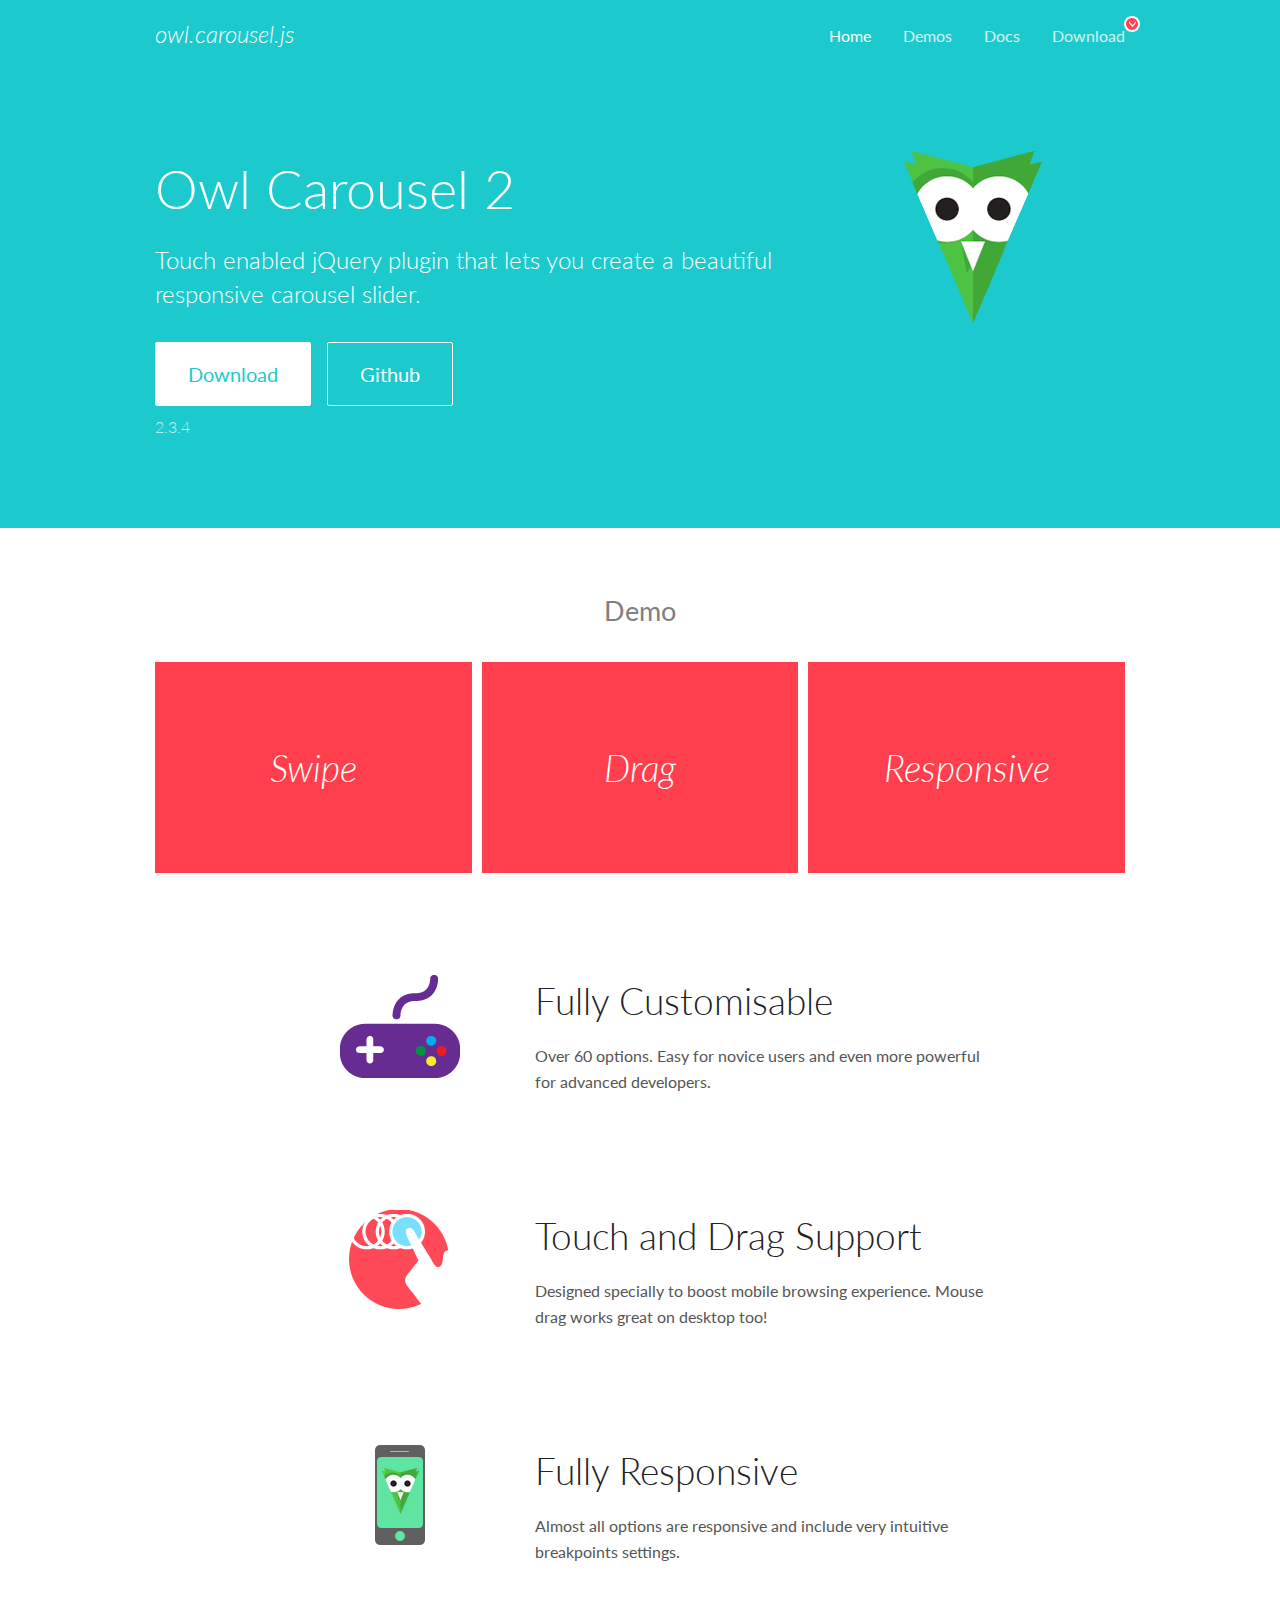
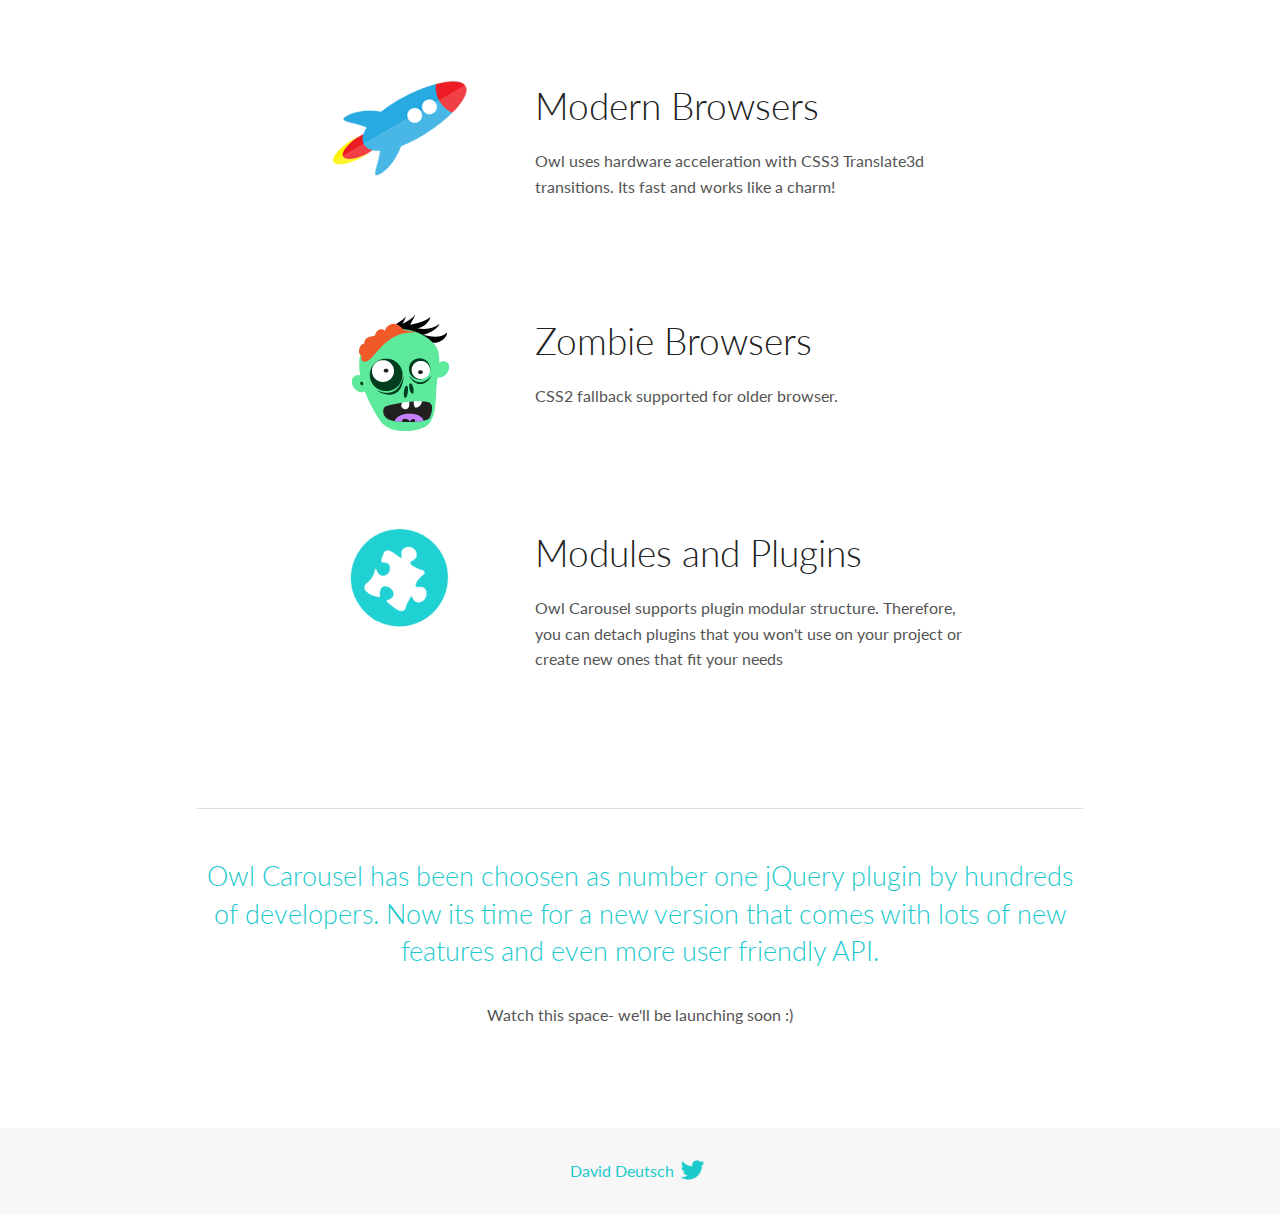
<file: slider/OwlCarousel2-2.3.4/docs/index.html>
<!DOCTYPE html>
<html lang="en">
  <head>

    <!-- head -->
    <meta charset="utf-8">
    <meta name="msapplication-tap-highlight" content="no" />
    <meta name="viewport" content="width=device-width, initial-scale=1.0" />
    <meta name="description" content="Touch enabled jQuery plugin that lets you create beautiful responsive carousel slider.">
    <meta name="author" content="David Deutsch">
    <title>
      Home | Owl Carousel | 2.3.4
    </title>

    <!-- Stylesheets -->
    <link href='https://fonts.googleapis.com/css?family=Lato:300,400,700,400italic,300italic' rel='stylesheet' type='text/css'>
    <link rel="stylesheet" href="assets/css/docs.theme.min.css">

    <!-- Owl Stylesheets -->
    <link rel="stylesheet" href="assets/owlcarousel/assets/owl.carousel.min.css">
    <link rel="stylesheet" href="assets/owlcarousel/assets/owl.theme.default.min.css">

    <!-- HTML5 shim and Respond.js IE8 support of HTML5 elements and media queries -->

    <!--[if lt IE 9]>
      <script src="https://oss.maxcdn.com/libs/html5shiv/3.7.0/html5shiv.js"></script>
      <script src="https://oss.maxcdn.com/libs/respond.js/1.3.0/respond.min.js"></script>
    <![endif]-->

    <!-- Favicons -->
    <link rel="apple-touch-icon-precomposed" sizes="144x144" href="assets/ico/apple-touch-icon-144-precomposed.png">
    <link rel="shortcut icon" href="assets/ico/favicon.png">
    <link rel="shortcut icon" href="favicon.ico">

    <!-- Yeah i know js should not be in header. Its required for demos.-->

    <!-- javascript -->
    <script src="assets/vendors/jquery.min.js"></script>
    <script src="assets/owlcarousel/owl.carousel.js"></script>
  </head>
  <body>

    <!-- header -->
    <header class="header">
      <div class="row">
        <div class="large-12 columns">
          <div class="brand left">
            <h3>
              <a href="/OwlCarousel2/">owl.carousel.js</a> 
            </h3>
          </div>
          <a id="toggle-nav" class="right">
            <span></span> <span></span> <span></span> 
          </a> 
          <div class="nav-bar">
            <ul class="clearfix">
              <li class="active">
                <a href="/OwlCarousel2/index.html">Home</a> 
              </li>
              <li> <a href="/OwlCarousel2/demos/demos.html">Demos</a>  </li>
              <li> <a href="/OwlCarousel2/docs/started-welcome.html">Docs</a>  </li>
              <li>
                <a href="https://github.com/OwlCarousel2/OwlCarousel2/archive/2.3.4.zip">Download</a> 
                <span class="download"></span> 
              </li>
            </ul>
          </div>
        </div>
      </div>
    </header>

    <!-- home panel -->
    <section id="hero">
      <div class="row">
        <div class="large-8 medium-8 columns">
          <h1>Owl Carousel 2</h1>
          <h4>Touch enabled jQuery plugin that lets you create a beautiful responsive carousel slider.</h4>
          <a href="https://github.com/OwlCarousel2/OwlCarousel2/archive/2.3.4.zip" class="hero-button">Download</a> 
          <a href="https://github.com/OwlCarousel2/OwlCarousel2" class="hero-button outline">Github</a> 
          <p>2.3.4</p>
        </div>
        <div class="large-4 medium-4 columns">
          <img class="owl-logo" src="assets/img/owl-logo.png" alt="mr. Owl">
        </div>
      </div>
    </section>

    <!-- body -->
    <div class="home-demo">
      <div class="row">
        <div class="large-12 columns">
          <h3>Demo</h3>
          <div class="owl-carousel">
            <div class="item">
              <h2>Swipe</h2>
            </div>
            <div class="item">
              <h2>Drag</h2>
            </div>
            <div class="item">
              <h2>Responsive</h2>
            </div>
            <div class="item">
              <h2>CSS3</h2>
            </div>
            <div class="item">
              <h2>Fast</h2>
            </div>
            <div class="item">
              <h2>Easy</h2>
            </div>
            <div class="item">
              <h2>Free</h2>
            </div>
            <div class="item">
              <h2>Upgradable</h2>
            </div>
            <div class="item">
              <h2>Tons of options</h2>
            </div>
            <div class="item">
              <h2>Infinity</h2>
            </div>
            <div class="item">
              <h2>Auto Width</h2>
            </div>
          </div>
        </div>
      </div>
    </div>
    <script>
      var owl = $('.owl-carousel');
      owl.owlCarousel({
        margin: 10,
        loop: true,
        responsive: {
          0: {
            items: 1
          },
          600: {
            items: 2
          },
          1000: {
            items: 3
          }
        }
      })
    </script>

    <!-- features -->
    <div id="features">
      <div class="row">
        <div class="small-12 medium-9 small-centered columns">
          <section class="row feature">
            <div class="medium-4 small-12 columns">
              <img src="assets/img/feature-options.png" alt="">
            </div>
            <div class="medium-8 small-12 columns">
              <h2>Fully Customisable</h2>
              <p>Over 60 options. Easy for novice users and even more powerful for advanced developers.</p>
            </div>
          </section>
          <section class="row feature">
            <div class="medium-4 small-12 columns">
              <img src="assets/img/feature-drag.png" alt="">
            </div>
            <div class="medium-8 small-12 columns">
              <h2>Touch and Drag Support</h2>
              <p>Designed specially to boost mobile browsing experience. Mouse drag works great on desktop too!</p>
            </div>
          </section>
          <section class="row feature">
            <div class="medium-4 small-12 columns">
              <img src="assets/img/feature-responsive.png" alt="">
            </div>
            <div class="medium-8 small-12 columns">
              <h2>Fully Responsive</h2>
              <p>Almost all options are responsive and include very intuitive breakpoints settings.</p>
            </div>
          </section>
          <section class="row feature">
            <div class="medium-4 small-12 columns">
              <img src="assets/img/feature-modern.png" alt="">
            </div>
            <div class="medium-8 small-12 columns">
              <h2>Modern Browsers</h2>
              <p>Owl uses hardware acceleration with CSS3 Translate3d transitions. Its fast and works like a charm! </p>
            </div>
          </section>
          <section class="row feature">
            <div class="medium-4 small-12 columns">
              <img src="assets/img/feature-zombie.png" alt="">
            </div>
            <div class="medium-8 small-12 columns">
              <h2>Zombie Browsers</h2>
              <p>CSS2 fallback supported for older browser.</p>
            </div>
          </section>
          <section class="row feature">
            <div class="medium-4 small-12 columns">
              <img src="assets/img/feature-module.png" alt="">
            </div>
            <div class="medium-8 small-12 columns">
              <h2>Modules and Plugins</h2>
              <p>Owl Carousel supports plugin modular structure. Therefore, you can detach plugins that you won&#x27;t use on your project or create new ones that fit your needs</p>
            </div>
          </section>
        </div>
      </div>
    </div>

    <!-- footer -->
    <section id="teaser-text">
      <div class="row">
        <div class="small-12 medium-11 small-centered columns">
          <hr>
          <h3 id="owl-carousel-has-been-choosen-as-number-one-jquery-plugin-by-hundreds-of-developers-now-its-time-for-a-new-version-that-comes-with-lots-of-new-features-and-even-more-user-friendly-api-">Owl Carousel has been choosen as number one jQuery plugin by hundreds of developers. Now its time for a new version that comes with lots of new features and even more user friendly API.</h3>
          <p>Watch this space- we&#39;ll be launching soon :)</p>
        </div>
      </div>
    </section>

    <!-- footer -->
    <footer class="footer">
      <div class="row">
        <div class="large-12 columns">
          <h5>
            <a href="/OwlCarousel2/docs/support-contact.html">David Deutsch</a> 
            <a id="custom-tweet-button" href="https://twitter.com/share?url=https://github.com/OwlCarousel2/OwlCarousel2&text=Owl Carousel - This is so awesome! " target="_blank"></a> 
          </h5>
        </div>
      </div>
    </footer>

    <!-- vendors -->
    <script src="assets/vendors/highlight.js"></script>
    <script src="assets/js/app.js"></script>
  </body>
</html>
</file>
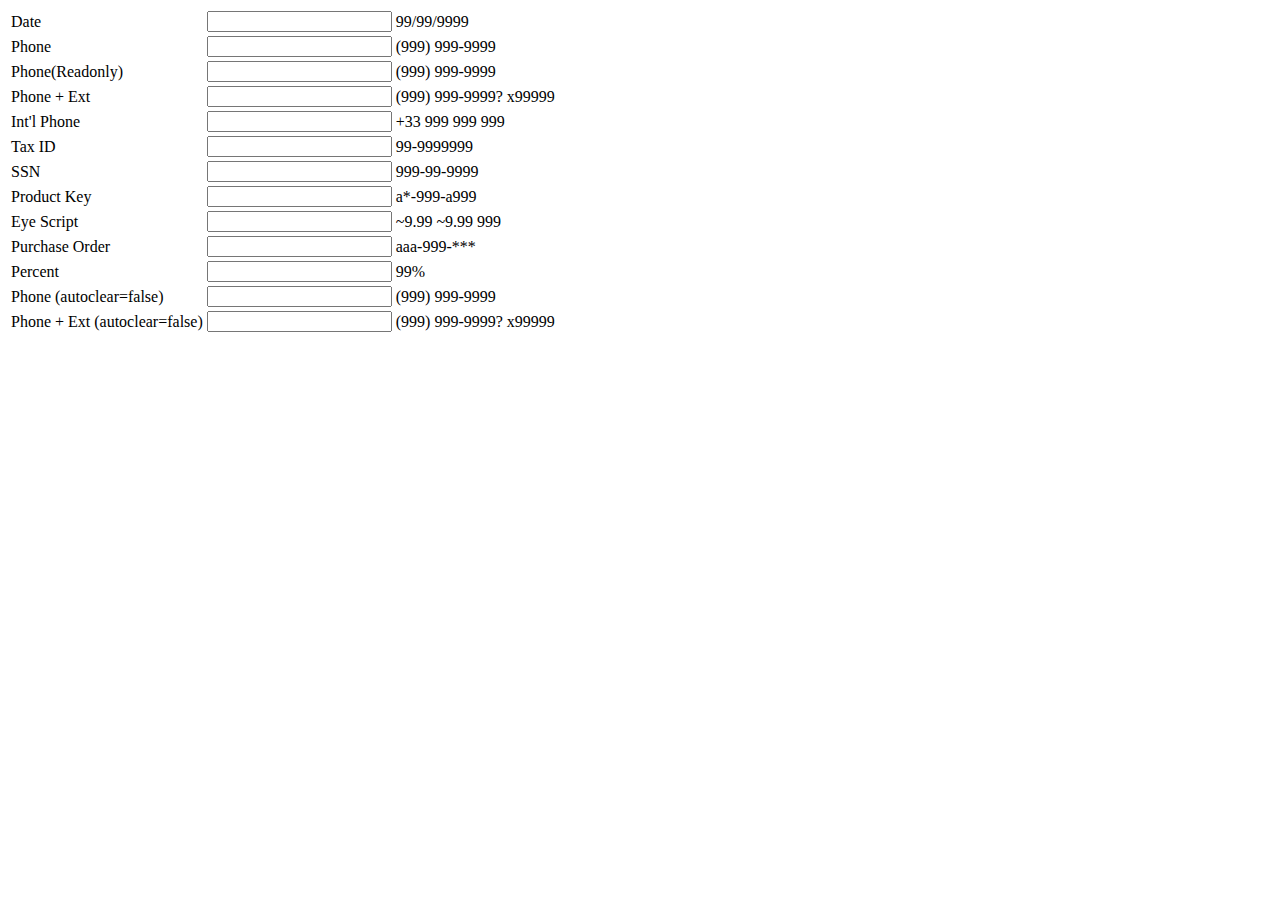
<file: MasketInput/example/package/demo/index.html>
<html>
<head>
<title> jQuery Mask Test </title>
<script src="../lib/jquery-1.9.0.min.js" type="text/javascript" charset="utf-8"></script>
<script src="../src/jquery.maskedinput.js" type="text/javascript"></script>
<script type="text/javascript">
    $(function() {
        $.mask.definitions['~'] = "[+-]";
        $("#date").mask("99/99/9999",{placeholder:"mm/dd/yyyy",completed:function(){alert("completed!");}});
        $(".phone").mask("(+799) 999-9999");
        $("#phoneExt").mask("(999) 999-9999? x99999");
        $("#iphone").mask("+33 999 999 999");
        $("#tin").mask("99-9999999");
        $("#ssn").mask("999-99-9999");
        $("#product").mask("a*-999-a999", { placeholder: " " });
        $("#eyescript").mask("~9.99 ~9.99 999");
        $("#po").mask("PO: aaa-999-***");
        $("#pct").mask("99%");
        $("#phoneAutoclearFalse").mask("(999) 999-9999", { autoclear: false, completed:function(){alert("completed autoclear!");} });
        $("#phoneExtAutoclearFalse").mask("(999) 999-9999? x99999", { autoclear: false });

        $("input").blur(function() {
            $("#info").html("Unmasked value: " + $(this).mask());
        }).dblclick(function() {
            $(this).unmask();
        });
    });

</script>
</head>
<body>
<table>
		<tr><td>Date</td><td><input id="date" value="1231" type="text" tabindex="1" /></td><td>99/99/9999</td></tr>
		<tr><td>Phone</td><td><input class="phone" type="text" tabindex="2"/></td><td>(999) 999-9999</td></tr>
        <tr><td>Phone(Readonly)</td><td><input class="phone" type="text" tabindex="2" readonly/></td><td>(999) 999-9999</td></tr>
		<tr><td>Phone + Ext</td><td><input id="phoneExt" type="text" tabindex="2"/></td><td>(999) 999-9999? x99999</td></tr>
		<tr><td>Int'l Phone</td><td><input id="iphone" type="text" tabindex="2"/></td><td>+33 999 999 999</td></tr>
		<tr><td>Tax ID</td><td><input id="tin" type="text" tabindex="3"/></td><td>99-9999999</td></tr>
		<tr><td>SSN</td><td><input id="ssn" type="text" tabindex="4"/></td><td>999-99-9999</td></tr>
		<tr><td>Product Key</td><td><input id="product" type="text" tabindex="5"/></td><td>a*-999-a999</td></tr>
		<tr><td>Eye Script</td><td><input id="eyescript" type="text" tabindex="6"/></td><td>~9.99 ~9.99 999</td></tr>
		<tr><td>Purchase Order</td><td><input id="po" type="text" tabindex="6"/></td><td>aaa-999-***</td></tr>
		<tr><td>Percent</td><td><input id="pct" type="text" tabindex="6"/></td><td>99%</td></tr>
        <tr><td>Phone (autoclear=false)</td><td><input id="phoneAutoclearFalse" type="text" tabindex="6"/></td><td>(999) 999-9999</td></tr>
		<tr><td>Phone + Ext (autoclear=false)</td><td><input id="phoneExtAutoclearFalse" type="text" tabindex="6"/></td><td>(999) 999-9999? x99999</td></tr>
</table>
<div id="info"></div>
</body>
</html>
</file>
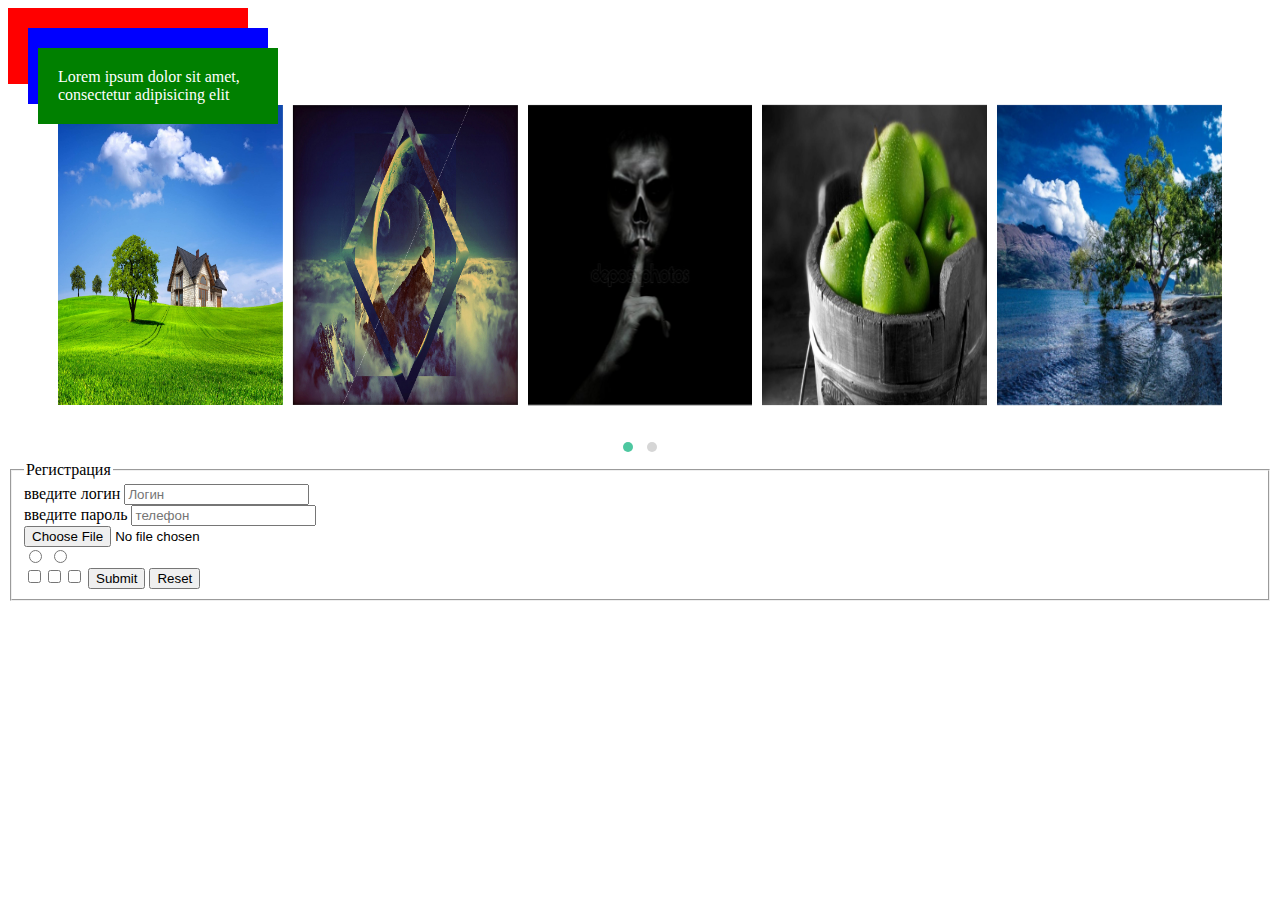
<file: html.html>
<!-- font awesome  & cdn -->
<!-- Masked Input
Magnific Popup
uau.js
-->

<!DOCTYPE html>
<html lang="en">
<head>
  <meta charset="UTF-8">
  <meta name="viewport" content="width=device-width, initial-scale=1.0">
  <meta http-equiv="X-UA-Compatible" content="ie=edge">
  <link rel="stylesheet" href="style.css">
  <title>Document</title>
    <link rel="stylesheet" href="style.css">
    <link rel="stylesheet" href="slider/owl.carousel.css">
    <link rel="stylesheet" href="slider/owl.carousel.min.css">
    <link rel="stylesheet" href="slider/owl.theme.default.min.css">
    <link rel="stylesheet" href="slider/owl.theme.green.min.css">
    <link rel="stylesheet" href="https://use.fontawesome.com/releases/v5.3.1/css/all.css" integrity="sha384-mzrmE5qonljUremFsqc01SB46JvROS7bZs3IO2EmfFsd15uHvIt+Y8vEf7N7fWAU" crossorigin="anonymous">


    <link rel="stylesheet" href="MasketInput/jquery.maskedinput.js">
    <link rel="stylesheet" href="MasketInput/jquery.maskedinput.min.js">
    <link rel="stylesheet" href="MasketInput/common.js">

</head>
<body>
  <div class="box-1"> Lorem ipsum dolor sit amet, consectetur adipisicing elit
<div class="box-2">Lorem ipsum dolor sit amet, consectetur adipisicing elit</div>
<div class="box-3">Lorem ipsum dolor sit amet, consectetur adipisicing elit</div>
  </div>





<div class="slider">
  <div class="owl-carousel owl-theme">
      <div class="item"><h4><img src="2.jpg"></h4></div>
      <div class="item"><h4><img src="3.jpg"></h4></div>
      <div class="item"><h4><img src="4.jpg"></h4></div>
      <div class="item"><h4><img src="5.jpg"></h4></div>
      <div class="item"><h4><img src="6.jpg"></h4></div>
      <div class="item"><h4><img src="7.jpg"></h4></div>
      <div class="item"><h4><img src="2.jpg"></h4></div>
      <div class="item"><h4><img src="3.jpg"></h4></div>
      <div class="item"><h4><img src="4.jpg"></h4></div>
  </div>
</div>

<i class="fas fa-arrow-alt-circle-left"></i>

  <script
    src="https://code.jquery.com/jquery-3.3.1.min.js"
    integrity="sha256-FgpCb/KJQlLNfOu91ta32o/NMZxltwRo8QtmkMRdAu8="
    crossorigin="anonymous"></script>




<script src="common.js"></script>
<script src="slider/owl.carousel.min.js"></script>

<script type="text/javascript">
jQuery(function($){
   $("#date").mask("99/99/9999");
   $("#phone").mask("(999) 999-9999");
   $("#tin").mask("99-9999999");
   $("#ssn").mask("999-99-9999");
});
</script>

<form>
    <fieldset>
      <legend>Регистрация</legend>
      <label for="name">введите логин</label>
<input type="text" placeholder="Логин" id="name"><br>
<label for="pass">введите пароль</label>
<input type="text" placeholder="телефон" id="phone"><br>
<input type="file" name="" placeholder="выберите файл"><br>
<input type="radio" name="browser" id="opera">
<input type="radio" name="browser" id="mozila"><br>
<input type="checkbox"><input type="checkbox"><input type="checkbox">
<input type="submit">
<input type="reset">
</fieldset>
</form>

</body>
</html>
</file>
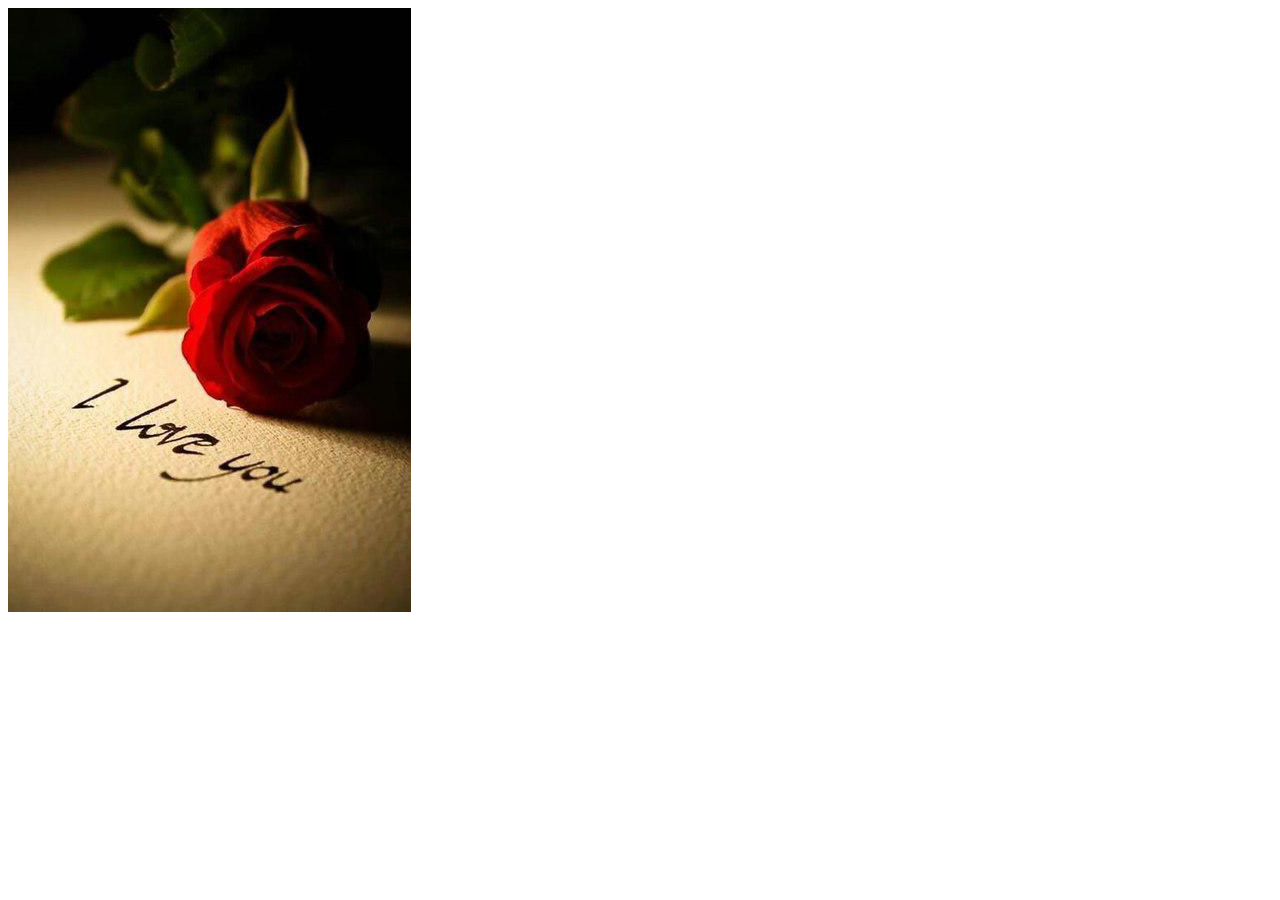
<file: MagnificPopup/html.html>
<!DOCTYPE html>
<html lang="en">
<head>
  <meta charset="UTF-8">
  <meta name="viewport" content="width=device-width, initial-scale=1.0">
  <meta http-equiv="X-UA-Compatible" content="ie=edge">
  <title>й</title>


  <!-- Magnific Popup core JS file -->


<link rel="stylesheet" href="style.css">
<link rel="stylesheet" href="jquery.magnific-popup.js">
<link rel="stylesheet" href="jquery.magnific-popup.min.js">
<link rel="stylesheet" href="magnific-popup.css">

<script type="text/javascript">

$(document).ready(function() {

$('.popup-gallery').magnificPopup({
delegate: 'a',
type: 'image',
tLoading: 'Загрузка изображения #%curr%...',
gallery: {
   enabled: true,
   navigateByImgClick: true,
   preload: [0, 1] // Will preload 0 - before current, and 1 after the current image
}
});

});

</script>

</head>
<body>

  <script type="text/javascript">



      </script>


  <div class="popup-gallery">
   <a href="9.jpg" rel="alternate"><img src="9.jpg" alt="" /></a>

  </div>

</body>
</html>
</file>
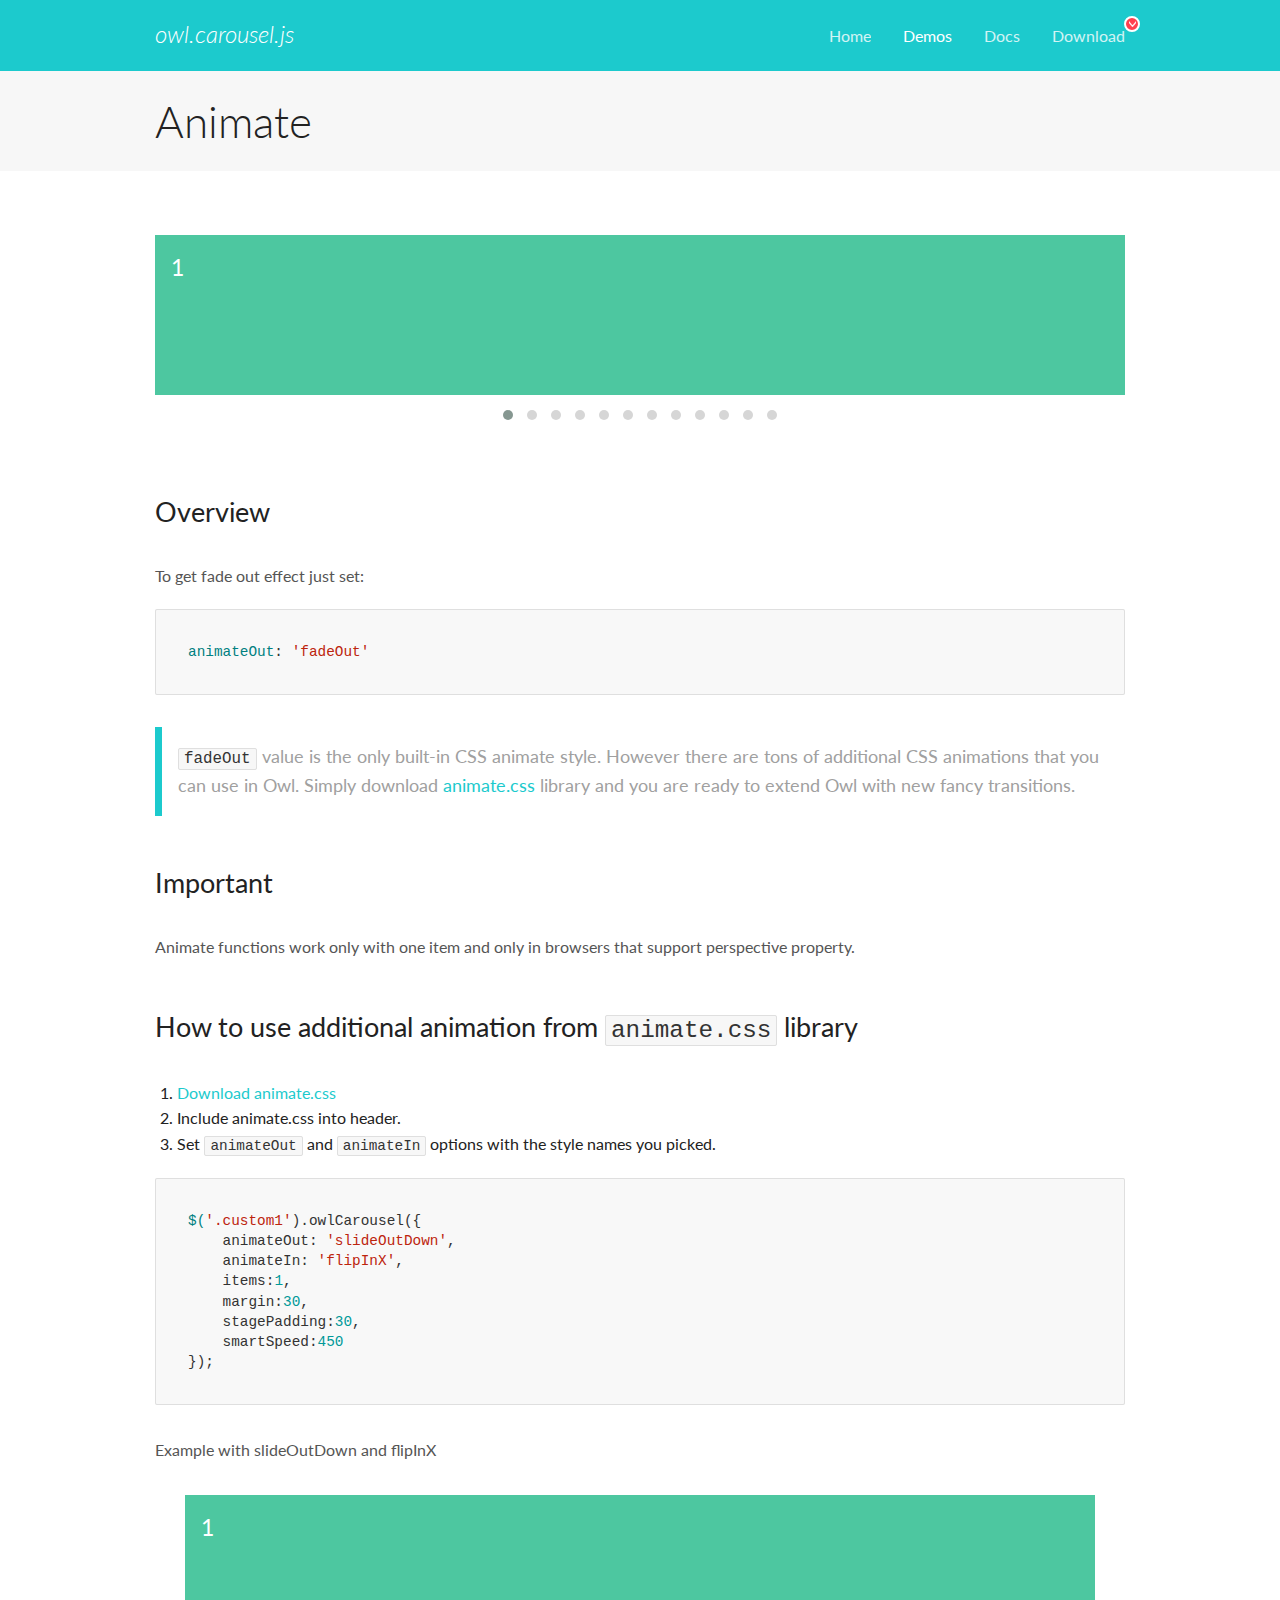
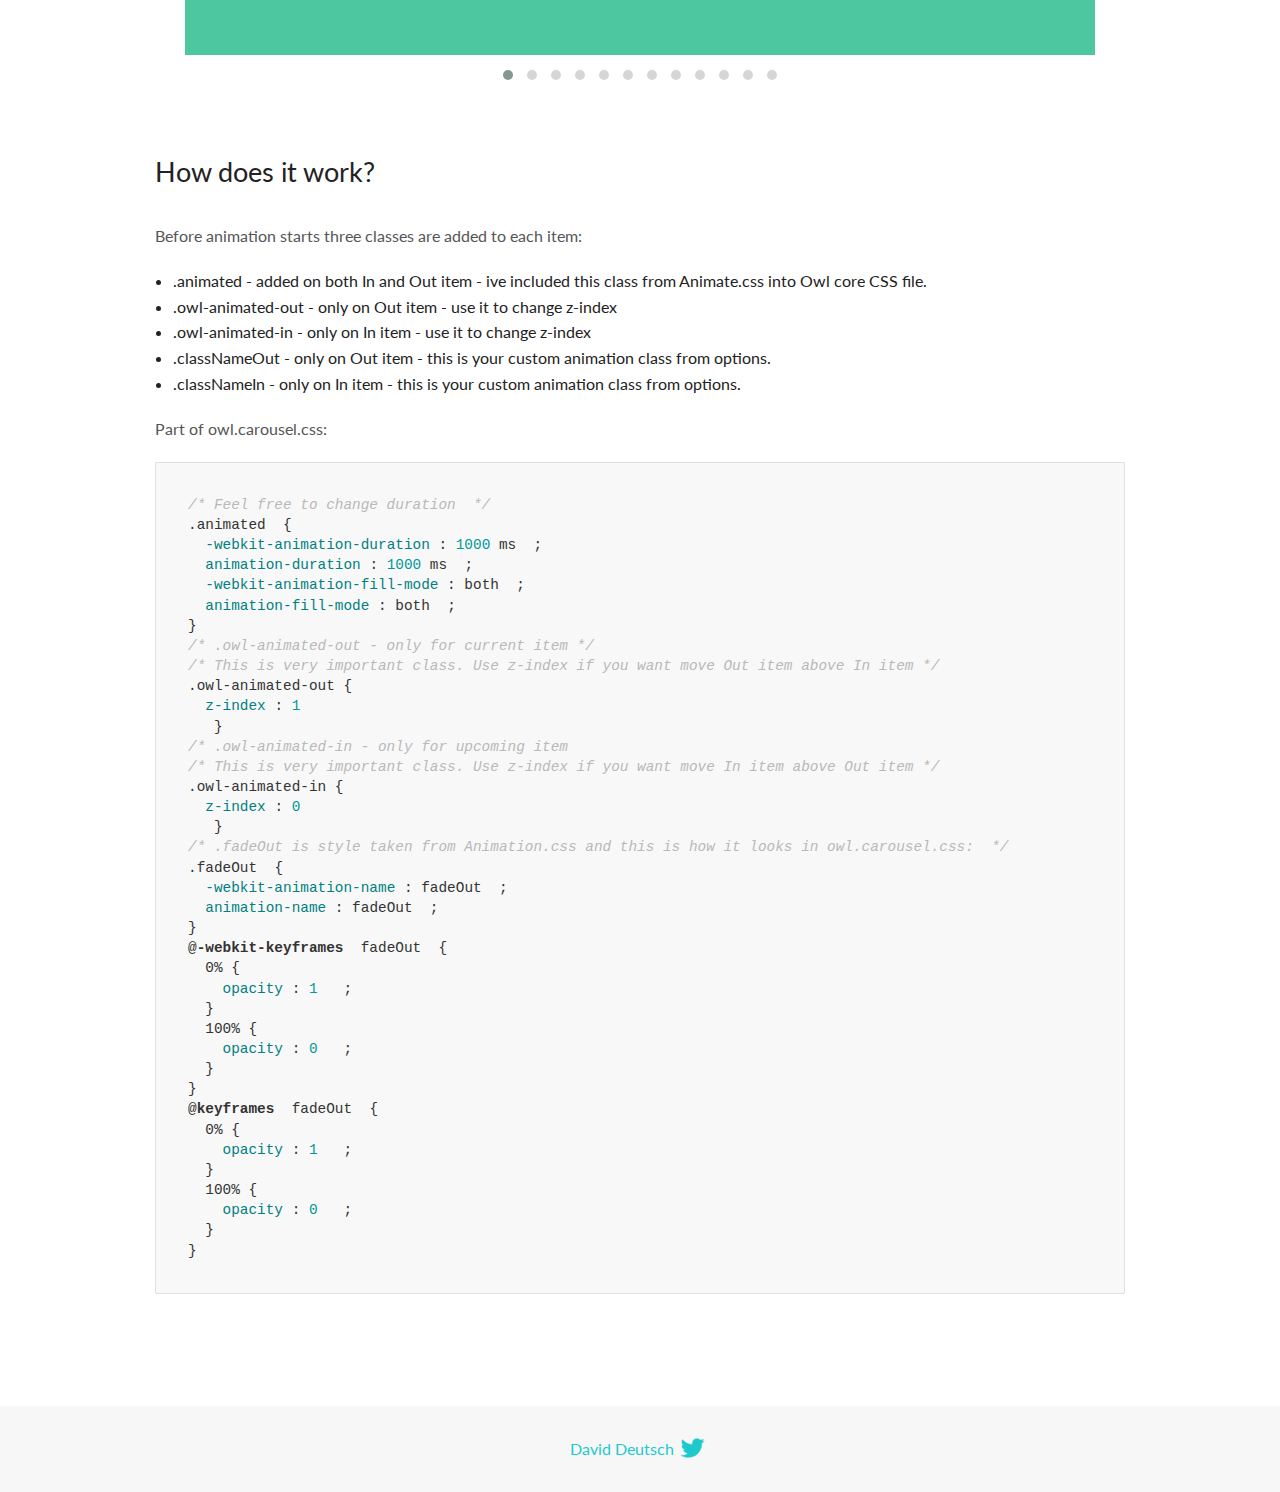
<file: slider/OwlCarousel2-2.3.4/docs/demos/animate.html>
<!DOCTYPE html>
<html lang="en">
  <head>

    <!-- head -->
    <meta charset="utf-8">
    <meta name="msapplication-tap-highlight" content="no" />
    <meta name="viewport" content="width=device-width, initial-scale=1.0" />
    <meta name="description" content="Animate carousel">
    <meta name="author" content="David Deutsch">
    <title>
      Animate Demo | Owl Carousel | 2.3.4
    </title>

    <!-- Stylesheets -->
    <link href='https://fonts.googleapis.com/css?family=Lato:300,400,700,400italic,300italic' rel='stylesheet' type='text/css'>
    <link rel="stylesheet" href="../assets/css/docs.theme.min.css">

    <!-- Owl Stylesheets -->
    <link rel="stylesheet" href="../assets/owlcarousel/assets/owl.carousel.min.css">
    <link rel="stylesheet" href="../assets/owlcarousel/assets/owl.theme.default.min.css">

    <!-- HTML5 shim and Respond.js IE8 support of HTML5 elements and media queries -->

    <!--[if lt IE 9]>
      <script src="https://oss.maxcdn.com/libs/html5shiv/3.7.0/html5shiv.js"></script>
      <script src="https://oss.maxcdn.com/libs/respond.js/1.3.0/respond.min.js"></script>
    <![endif]-->

    <!-- Favicons -->
    <link rel="apple-touch-icon-precomposed" sizes="144x144" href="../assets/ico/apple-touch-icon-144-precomposed.png">
    <link rel="shortcut icon" href="../assets/ico/favicon.png">
    <link rel="shortcut icon" href="favicon.ico">

    <!-- Yeah i know js should not be in header. Its required for demos.-->

    <!-- javascript -->
    <script src="../assets/vendors/jquery.min.js"></script>
    <script src="../assets/owlcarousel/owl.carousel.js"></script>
  </head>
  <body>

    <!-- header -->
    <header class="header">
      <div class="row">
        <div class="large-12 columns">
          <div class="brand left">
            <h3>
              <a href="/OwlCarousel2/">owl.carousel.js</a> 
            </h3>
          </div>
          <a id="toggle-nav" class="right">
            <span></span> <span></span> <span></span> 
          </a> 
          <div class="nav-bar">
            <ul class="clearfix">
              <li> <a href="/OwlCarousel2/index.html">Home</a>  </li>
              <li class="active">
                <a href="/OwlCarousel2/demos/demos.html">Demos</a> 
              </li>
              <li> <a href="/OwlCarousel2/docs/started-welcome.html">Docs</a>  </li>
              <li>
                <a href="https://github.com/OwlCarousel2/OwlCarousel2/archive/2.3.4.zip">Download</a> 
                <span class="download"></span> 
              </li>
            </ul>
          </div>
        </div>
      </div>
    </header>

    <!-- title -->
    <section class="title">
      <div class="row">
        <div class="large-12 columns">
          <h1>Animate</h1>
        </div>
      </div>
    </section>

    <!--  Demos -->
    <section id="demos">
      <div class="row">
        <div class="large-12 columns">
          <div class="fadeOut owl-carousel owl-theme">
            <div class="item">
              <h4>1</h4>
            </div>
            <div class="item">
              <h4>2</h4>
            </div>
            <div class="item">
              <h4>3</h4>
            </div>
            <div class="item">
              <h4>4</h4>
            </div>
            <div class="item">
              <h4>5</h4>
            </div>
            <div class="item">
              <h4>6</h4>
            </div>
            <div class="item">
              <h4>7</h4>
            </div>
            <div class="item">
              <h4>8</h4>
            </div>
            <div class="item">
              <h4>9</h4>
            </div>
            <div class="item">
              <h4>10</h4>
            </div>
            <div class="item">
              <h4>11</h4>
            </div>
            <div class="item">
              <h4>12</h4>
            </div>
          </div>
          <h3 id="overview">Overview</h3>
          <p>To get fade out effect just set:</p>
          <pre><code>animateOut: &#39;fadeOut&#39;</code></pre>
          <blockquote>
            <p><code>fadeOut</code> value is the only built-in CSS animate style. However there are tons of additional CSS animations that you can use in Owl. Simply download
              <a href="https://daneden.github.io/animate.css/">animate.css</a>  library and you are ready to extend Owl with new fancy transitions.</p>
          </blockquote>
          <h3 id="important">Important</h3>
          <p>Animate functions work only with one item and only in browsers that support perspective property.</p>
          <h3 id="how-to-use-additional-animation-from-animate-css-library">How to use additional animation from <code>animate.css</code> library</h3>
          <ol>
            <li> <a href="https://daneden.github.io/animate.css/">Download animate.css</a>  </li>
            <li>Include animate.css into header.</li>
            <li>Set <code>animateOut</code> and <code>animateIn</code> options with the style names you picked.</li>
          </ol>
          <pre><code>$(&#39;.custom1&#39;).owlCarousel({
    animateOut: &#39;slideOutDown&#39;,
    animateIn: &#39;flipInX&#39;,
    items:1,
    margin:30,
    stagePadding:30,
    smartSpeed:450
});</code></pre>
          <p>Example with slideOutDown and flipInX</p>
          <div class="custom1 owl-carousel owl-theme">
            <div class="item">
              <h4>1</h4>
            </div>
            <div class="item">
              <h4>2</h4>
            </div>
            <div class="item">
              <h4>3</h4>
            </div>
            <div class="item">
              <h4>4</h4>
            </div>
            <div class="item">
              <h4>5</h4>
            </div>
            <div class="item">
              <h4>6</h4>
            </div>
            <div class="item">
              <h4>7</h4>
            </div>
            <div class="item">
              <h4>8</h4>
            </div>
            <div class="item">
              <h4>9</h4>
            </div>
            <div class="item">
              <h4>10</h4>
            </div>
            <div class="item">
              <h4>11</h4>
            </div>
            <div class="item">
              <h4>12</h4>
            </div>
          </div>
          <h3 id="how-does-it-work-">How does it work?</h3>
          <p>Before animation starts three classes are added to each item:</p>
          <ul>
            <li>.animated - added on both In and Out item - ive included this class from Animate.css into Owl core CSS file.</li>
            <li>.owl-animated-out - only on Out item - use it to change z-index</li>
            <li>.owl-animated-in - only on In item - use it to change z-index</li>
            <li>.classNameOut - only on Out item - this is your custom animation class from options.</li>
            <li>.classNameIn - only on In item - this is your custom animation class from options.</li>
          </ul>
          <p>Part of owl.carousel.css:</p>
          <pre><code class="language-css"><span class="comment">/* Feel free to change duration  */</span> 
<span class="class">.animated</span>  <span class="rules">{
  <span class="rule"><span class="attribute">-webkit-animation-duration</span> :<span class="value"> <span class="number">1000</span> ms</span> </span> ;
  <span class="rule"><span class="attribute">animation-duration</span> :<span class="value"> <span class="number">1000</span> ms</span> </span> ;
  <span class="rule"><span class="attribute">-webkit-animation-fill-mode</span> :<span class="value"> both</span> </span> ;
  <span class="rule"><span class="attribute">animation-fill-mode</span> :<span class="value"> both</span> </span> ;
<span class="rule">}</span> </span> 
<span class="comment">/* .owl-animated-out - only for current item */</span> 
<span class="comment">/* This is very important class. Use z-index if you want move Out item above In item */</span> 
<span class="class">.owl-animated-out</span> <span class="rules">{
  <span class="rule"><span class="attribute">z-index</span> :<span class="value"> <span class="number">1</span> 
</span> </span> </span> }
<span class="comment">/* .owl-animated-in - only for upcoming item
/* This is very important class. Use z-index if you want move In item above Out item */</span> 
<span class="class">.owl-animated-in</span> <span class="rules">{
  <span class="rule"><span class="attribute">z-index</span> :<span class="value"> <span class="number">0</span> 
</span> </span> </span> }
<span class="comment">/* .fadeOut is style taken from Animation.css and this is how it looks in owl.carousel.css:  */</span> 
<span class="class">.fadeOut</span>  <span class="rules">{
  <span class="rule"><span class="attribute">-webkit-animation-name</span> :<span class="value"> fadeOut</span> </span> ;
  <span class="rule"><span class="attribute">animation-name</span> :<span class="value"> fadeOut</span> </span> ;
<span class="rule">}</span> </span> 
<span class="at_rule">@<span class="keyword">-webkit-keyframes</span>  fadeOut </span> {
  0% <span class="rules">{
    <span class="rule"><span class="attribute">opacity</span> :<span class="value"> <span class="number">1</span> </span> </span> ;
  <span class="rule">}</span> </span> 
  100% <span class="rules">{
    <span class="rule"><span class="attribute">opacity</span> :<span class="value"> <span class="number">0</span> </span> </span> ;
  <span class="rule">}</span> </span> 
}
<span class="at_rule">@<span class="keyword">keyframes</span>  fadeOut </span> {
  0% <span class="rules">{
    <span class="rule"><span class="attribute">opacity</span> :<span class="value"> <span class="number">1</span> </span> </span> ;
  <span class="rule">}</span> </span> 
  100% <span class="rules">{
    <span class="rule"><span class="attribute">opacity</span> :<span class="value"> <span class="number">0</span> </span> </span> ;
  <span class="rule">}</span> </span> 
}</code></pre>
          <link rel="stylesheet" href="../assets/css/animate.css">
          <script>
            jQuery(document).ready(function($) {
              $('.fadeOut').owlCarousel({
                items: 1,
                animateOut: 'fadeOut',
                loop: true,
                margin: 10,
              });
              $('.custom1').owlCarousel({
                animateOut: 'slideOutDown',
                animateIn: 'flipInX',
                items: 1,
                margin: 30,
                stagePadding: 30,
                smartSpeed: 450
              });
            });
          </script>
        </div>
      </div>
    </section>

    <!-- footer -->
    <footer class="footer">
      <div class="row">
        <div class="large-12 columns">
          <h5>
            <a href="/OwlCarousel2/docs/support-contact.html">David Deutsch</a> 
            <a id="custom-tweet-button" href="https://twitter.com/share?url=https://github.com/OwlCarousel2/OwlCarousel2&text=Owl Carousel - This is so awesome! " target="_blank"></a> 
          </h5>
        </div>
      </div>
    </footer>

    <!-- vendors -->
    <script src="../assets/vendors/highlight.js"></script>
    <script src="../assets/js/app.js"></script>
  </body>
</html>
</file>
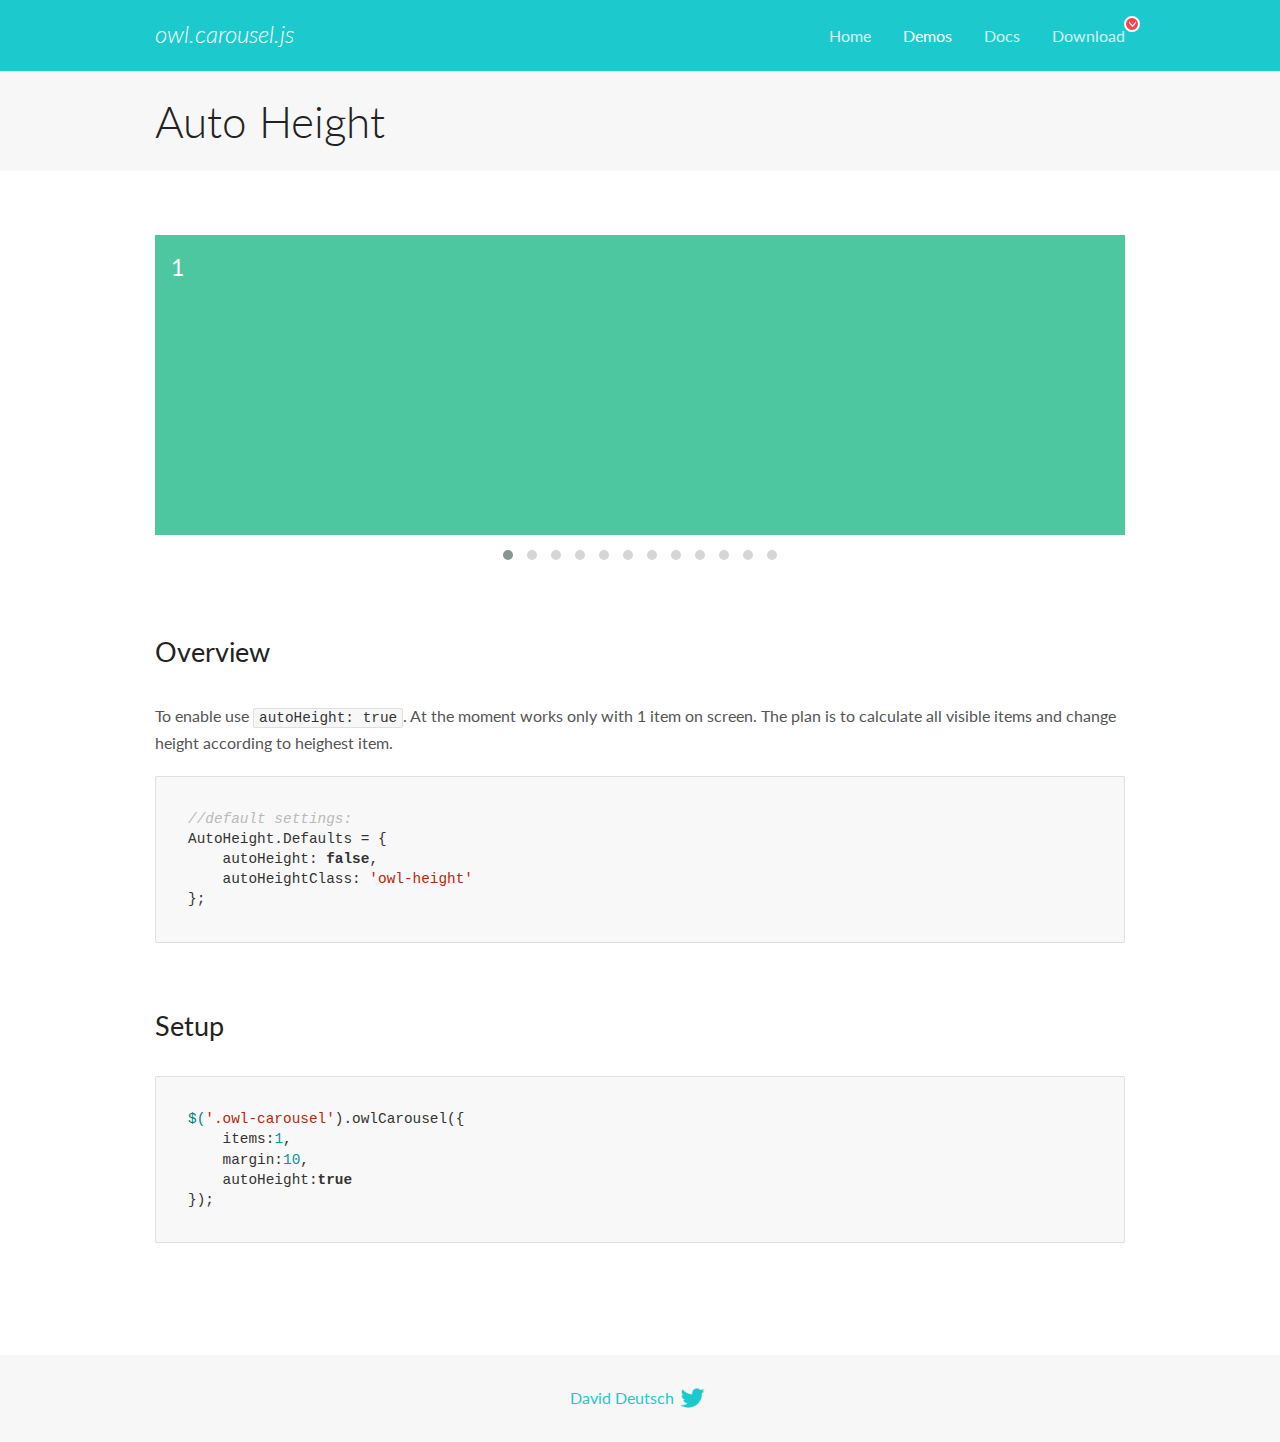
<file: slider/OwlCarousel2-2.3.4/docs/demos/autoheight.html>
<!DOCTYPE html>
<html lang="en">
  <head>

    <!-- head -->
    <meta charset="utf-8">
    <meta name="msapplication-tap-highlight" content="no" />
    <meta name="viewport" content="width=device-width, initial-scale=1.0" />
    <meta name="description" content="autoHeight usage demo">
    <meta name="author" content="David Deutsch">
    <title>
      Auto Height Demo | Owl Carousel | 2.3.4
    </title>

    <!-- Stylesheets -->
    <link href='https://fonts.googleapis.com/css?family=Lato:300,400,700,400italic,300italic' rel='stylesheet' type='text/css'>
    <link rel="stylesheet" href="../assets/css/docs.theme.min.css">

    <!-- Owl Stylesheets -->
    <link rel="stylesheet" href="../assets/owlcarousel/assets/owl.carousel.min.css">
    <link rel="stylesheet" href="../assets/owlcarousel/assets/owl.theme.default.min.css">

    <!-- HTML5 shim and Respond.js IE8 support of HTML5 elements and media queries -->

    <!--[if lt IE 9]>
      <script src="https://oss.maxcdn.com/libs/html5shiv/3.7.0/html5shiv.js"></script>
      <script src="https://oss.maxcdn.com/libs/respond.js/1.3.0/respond.min.js"></script>
    <![endif]-->

    <!-- Favicons -->
    <link rel="apple-touch-icon-precomposed" sizes="144x144" href="../assets/ico/apple-touch-icon-144-precomposed.png">
    <link rel="shortcut icon" href="../assets/ico/favicon.png">
    <link rel="shortcut icon" href="favicon.ico">

    <!-- Yeah i know js should not be in header. Its required for demos.-->

    <!-- javascript -->
    <script src="../assets/vendors/jquery.min.js"></script>
    <script src="../assets/owlcarousel/owl.carousel.js"></script>
  </head>
  <body>

    <!-- header -->
    <header class="header">
      <div class="row">
        <div class="large-12 columns">
          <div class="brand left">
            <h3>
              <a href="/OwlCarousel2/">owl.carousel.js</a> 
            </h3>
          </div>
          <a id="toggle-nav" class="right">
            <span></span> <span></span> <span></span> 
          </a> 
          <div class="nav-bar">
            <ul class="clearfix">
              <li> <a href="/OwlCarousel2/index.html">Home</a>  </li>
              <li class="active">
                <a href="/OwlCarousel2/demos/demos.html">Demos</a> 
              </li>
              <li> <a href="/OwlCarousel2/docs/started-welcome.html">Docs</a>  </li>
              <li>
                <a href="https://github.com/OwlCarousel2/OwlCarousel2/archive/2.3.4.zip">Download</a> 
                <span class="download"></span> 
              </li>
            </ul>
          </div>
        </div>
      </div>
    </header>

    <!-- title -->
    <section class="title">
      <div class="row">
        <div class="large-12 columns">
          <h1>Auto Height</h1>
        </div>
      </div>
    </section>

    <!--  Demos -->
    <section id="demos">
      <div class="row">
        <div class="large-12 columns">
          <div class="owl-carousel owl-theme">
            <div class="item" style="height:300px">
              <h4>1</h4>
            </div>
            <div class="item" style="height:100px">
              <h4>2</h4>
            </div>
            <div class="item" style="height:500px">
              <h4>3</h4>
            </div>
            <div class="item" style="height:250px">
              <h4>4</h4>
            </div>
            <div class="item" style="height:400px">
              <h4>5</h4>
            </div>
            <div class="item" style="height:500px">
              <h4>6</h4>
            </div>
            <div class="item" style="height:600px">
              <h4>7</h4>
            </div>
            <div class="item" style="height:400px">
              <h4>8</h4>
            </div>
            <div class="item" style="height:300px">
              <h4>9</h4>
            </div>
            <div class="item" style="height:350px">
              <h4>10</h4>
            </div>
            <div class="item" style="height:200px">
              <h4>11</h4>
            </div>
            <div class="item" style="height:150px">
              <h4>12</h4>
            </div>
          </div>
          <h3 id="overview">Overview</h3>
          <p>To enable use <code>autoHeight: true</code>. At the moment works only with 1 item on screen. The plan is to calculate all visible items and change height according to heighest item.</p>
          <pre><code>//default settings:
AutoHeight.Defaults = {
    autoHeight: false,
    autoHeightClass: &#39;owl-height&#39;
};</code></pre>
          <h3 id="setup">Setup</h3>
          <pre><code>$(&#39;.owl-carousel&#39;).owlCarousel({
    items:1,
    margin:10,
    autoHeight:true
});</code></pre>
          <script>
            $(document).ready(function() {
              $('.owl-carousel').owlCarousel({
                items: 1,
                margin: 10,
                autoHeight: true
              });
            })
          </script>
        </div>
      </div>
    </section>

    <!-- footer -->
    <footer class="footer">
      <div class="row">
        <div class="large-12 columns">
          <h5>
            <a href="/OwlCarousel2/docs/support-contact.html">David Deutsch</a> 
            <a id="custom-tweet-button" href="https://twitter.com/share?url=https://github.com/OwlCarousel2/OwlCarousel2&text=Owl Carousel - This is so awesome! " target="_blank"></a> 
          </h5>
        </div>
      </div>
    </footer>

    <!-- vendors -->
    <script src="../assets/vendors/highlight.js"></script>
    <script src="../assets/js/app.js"></script>
  </body>
</html>
</file>
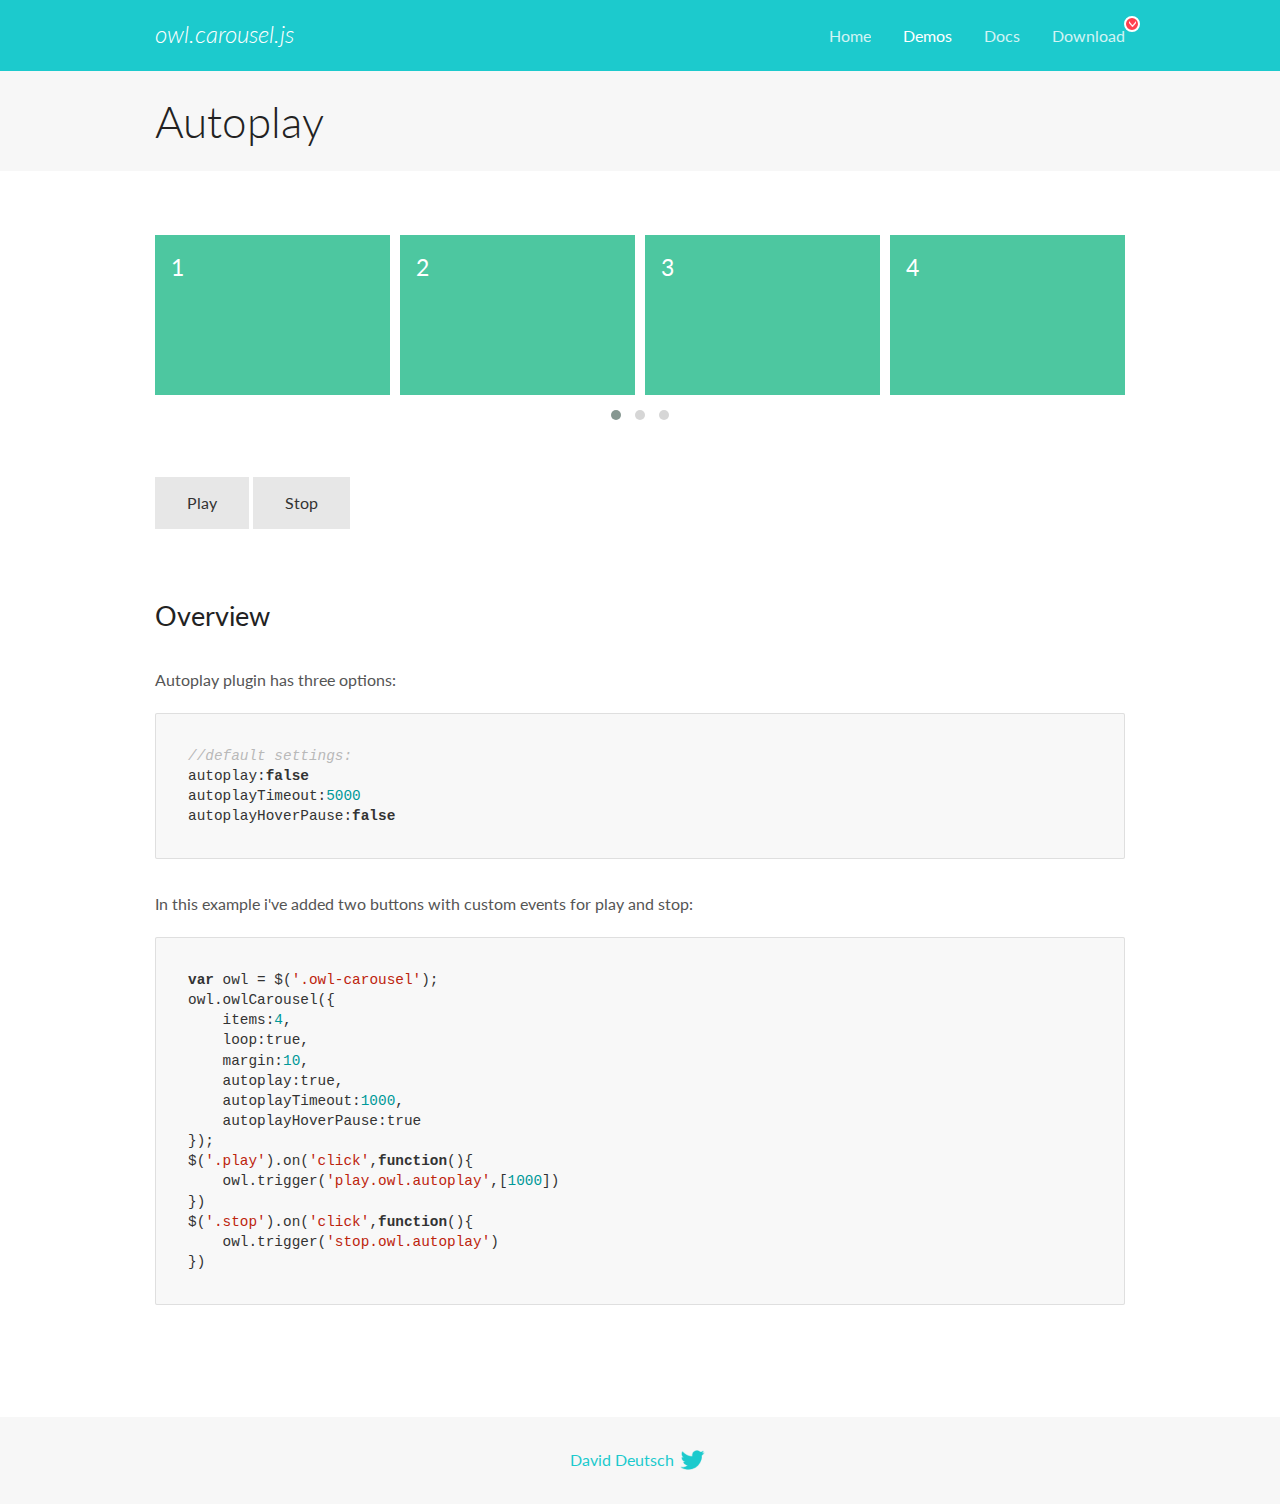
<file: slider/OwlCarousel2-2.3.4/docs/demos/autoplay.html>
<!DOCTYPE html>
<html lang="en">
  <head>

    <!-- head -->
    <meta charset="utf-8">
    <meta name="msapplication-tap-highlight" content="no" />
    <meta name="viewport" content="width=device-width, initial-scale=1.0" />
    <meta name="description" content="Autoplay usage demo">
    <meta name="author" content="David Deutsch">
    <title>
      Autoplay Demo | Owl Carousel | 2.3.4
    </title>

    <!-- Stylesheets -->
    <link href='https://fonts.googleapis.com/css?family=Lato:300,400,700,400italic,300italic' rel='stylesheet' type='text/css'>
    <link rel="stylesheet" href="../assets/css/docs.theme.min.css">

    <!-- Owl Stylesheets -->
    <link rel="stylesheet" href="../assets/owlcarousel/assets/owl.carousel.min.css">
    <link rel="stylesheet" href="../assets/owlcarousel/assets/owl.theme.default.min.css">

    <!-- HTML5 shim and Respond.js IE8 support of HTML5 elements and media queries -->

    <!--[if lt IE 9]>
      <script src="https://oss.maxcdn.com/libs/html5shiv/3.7.0/html5shiv.js"></script>
      <script src="https://oss.maxcdn.com/libs/respond.js/1.3.0/respond.min.js"></script>
    <![endif]-->

    <!-- Favicons -->
    <link rel="apple-touch-icon-precomposed" sizes="144x144" href="../assets/ico/apple-touch-icon-144-precomposed.png">
    <link rel="shortcut icon" href="../assets/ico/favicon.png">
    <link rel="shortcut icon" href="favicon.ico">

    <!-- Yeah i know js should not be in header. Its required for demos.-->

    <!-- javascript -->
    <script src="../assets/vendors/jquery.min.js"></script>
    <script src="../assets/owlcarousel/owl.carousel.js"></script>
  </head>
  <body>

    <!-- header -->
    <header class="header">
      <div class="row">
        <div class="large-12 columns">
          <div class="brand left">
            <h3>
              <a href="/OwlCarousel2/">owl.carousel.js</a> 
            </h3>
          </div>
          <a id="toggle-nav" class="right">
            <span></span> <span></span> <span></span> 
          </a> 
          <div class="nav-bar">
            <ul class="clearfix">
              <li> <a href="/OwlCarousel2/index.html">Home</a>  </li>
              <li class="active">
                <a href="/OwlCarousel2/demos/demos.html">Demos</a> 
              </li>
              <li> <a href="/OwlCarousel2/docs/started-welcome.html">Docs</a>  </li>
              <li>
                <a href="https://github.com/OwlCarousel2/OwlCarousel2/archive/2.3.4.zip">Download</a> 
                <span class="download"></span> 
              </li>
            </ul>
          </div>
        </div>
      </div>
    </header>

    <!-- title -->
    <section class="title">
      <div class="row">
        <div class="large-12 columns">
          <h1>Autoplay</h1>
        </div>
      </div>
    </section>

    <!--  Demos -->
    <section id="demos">
      <div class="row">
        <div class="large-12 columns">
          <div class="owl-carousel owl-theme">
            <div class="item">
              <h4>1</h4>
            </div>
            <div class="item">
              <h4>2</h4>
            </div>
            <div class="item">
              <h4>3</h4>
            </div>
            <div class="item">
              <h4>4</h4>
            </div>
            <div class="item">
              <h4>5</h4>
            </div>
            <div class="item">
              <h4>6</h4>
            </div>
            <div class="item">
              <h4>7</h4>
            </div>
            <div class="item">
              <h4>8</h4>
            </div>
            <div class="item">
              <h4>9</h4>
            </div>
            <div class="item">
              <h4>10</h4>
            </div>
            <div class="item">
              <h4>11</h4>
            </div>
            <div class="item">
              <h4>12</h4>
            </div>
          </div>
          <a class="button secondary play">Play</a> 
          <a class="button secondary stop">Stop</a> 
          <h3 id="overview">Overview</h3>
          <p>Autoplay plugin has three options:</p>
          <pre><code>//default settings:
autoplay:false
autoplayTimeout:5000
autoplayHoverPause:false</code></pre>
          <p>In this example i&#39;ve added two buttons with custom events for play and stop:</p>
          <pre><code>var owl = $(&#39;.owl-carousel&#39;);
owl.owlCarousel({
    items:4,
    loop:true,
    margin:10,
    autoplay:true,
    autoplayTimeout:1000,
    autoplayHoverPause:true
});
$(&#39;.play&#39;).on(&#39;click&#39;,function(){
    owl.trigger(&#39;play.owl.autoplay&#39;,[1000])
})
$(&#39;.stop&#39;).on(&#39;click&#39;,function(){
    owl.trigger(&#39;stop.owl.autoplay&#39;)
})</code></pre>
          <script>
            $(document).ready(function() {
              var owl = $('.owl-carousel');
              owl.owlCarousel({
                items: 4,
                loop: true,
                margin: 10,
                autoplay: true,
                autoplayTimeout: 1000,
                autoplayHoverPause: true
              });
              $('.play').on('click', function() {
                owl.trigger('play.owl.autoplay', [1000])
              })
              $('.stop').on('click', function() {
                owl.trigger('stop.owl.autoplay')
              })
            })
          </script>
        </div>
      </div>
    </section>

    <!-- footer -->
    <footer class="footer">
      <div class="row">
        <div class="large-12 columns">
          <h5>
            <a href="/OwlCarousel2/docs/support-contact.html">David Deutsch</a> 
            <a id="custom-tweet-button" href="https://twitter.com/share?url=https://github.com/OwlCarousel2/OwlCarousel2&text=Owl Carousel - This is so awesome! " target="_blank"></a> 
          </h5>
        </div>
      </div>
    </footer>

    <!-- vendors -->
    <script src="../assets/vendors/highlight.js"></script>
    <script src="../assets/js/app.js"></script>
  </body>
</html>
</file>
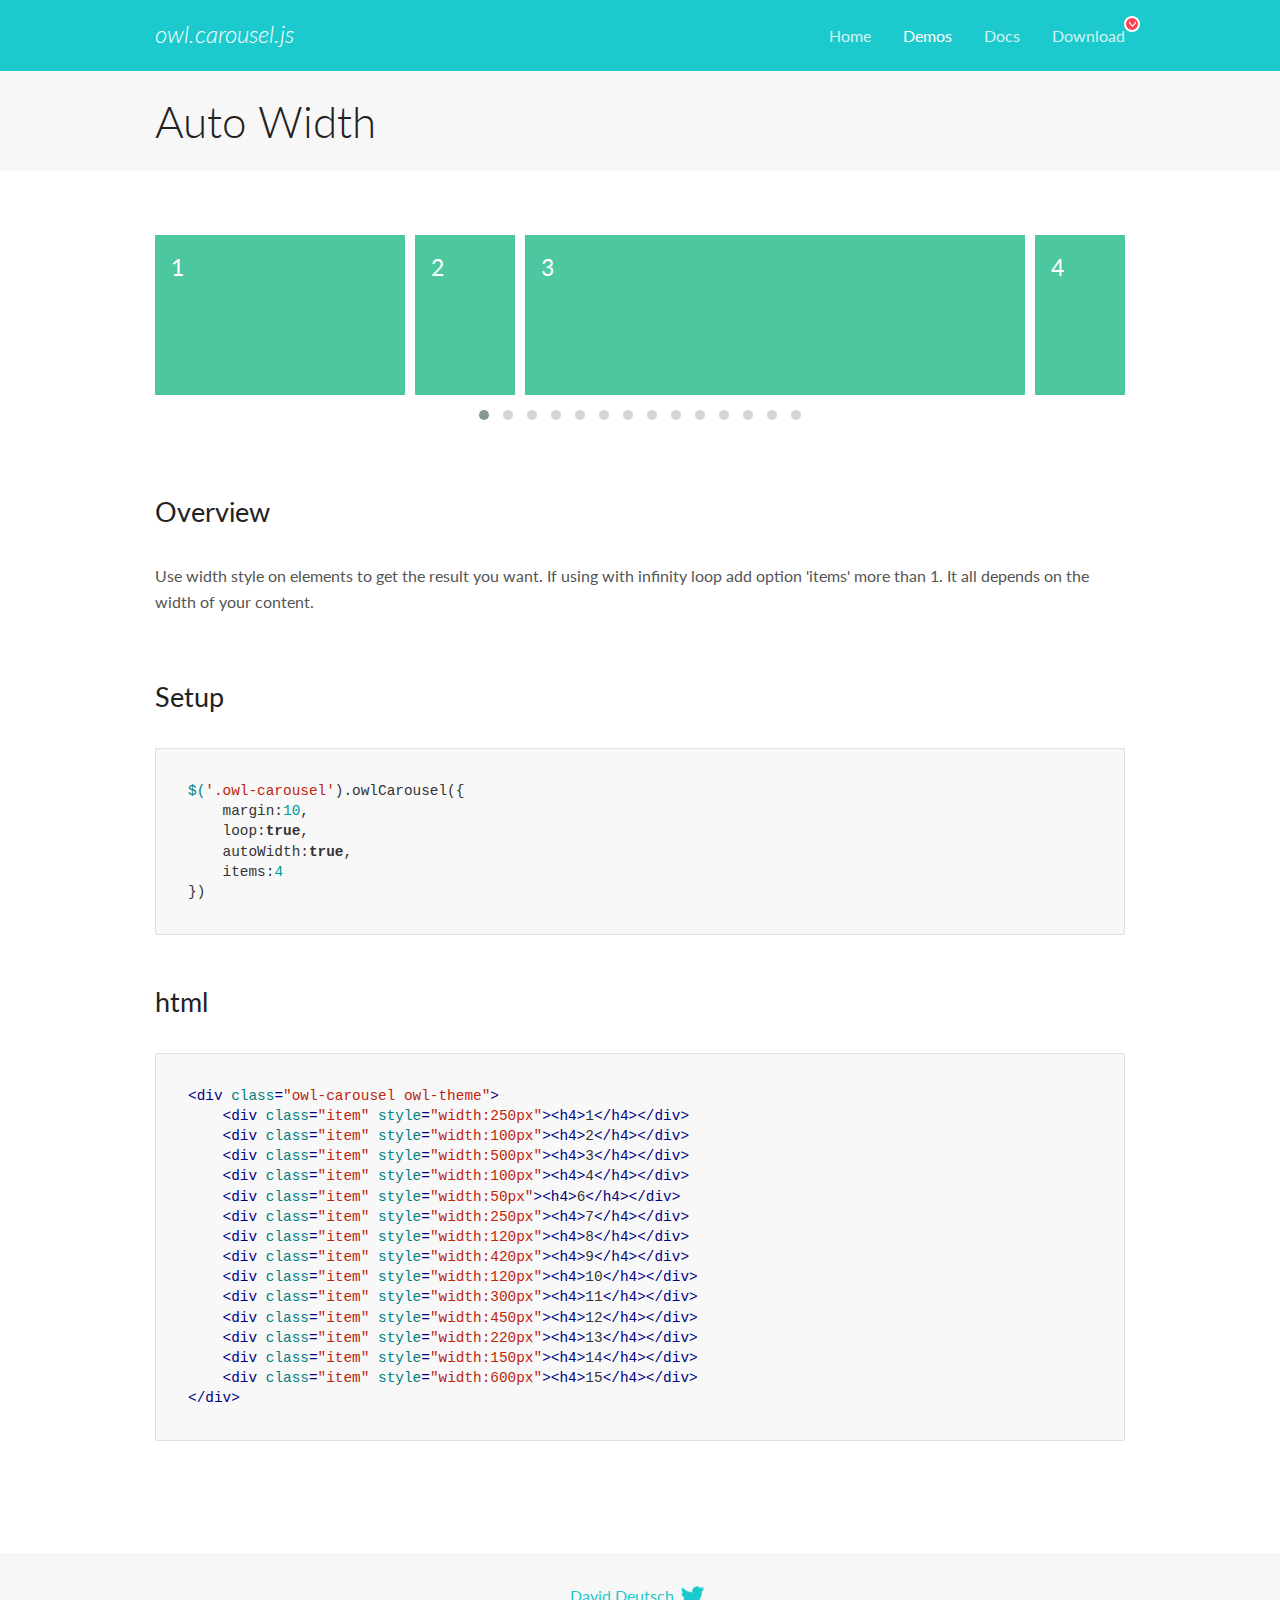
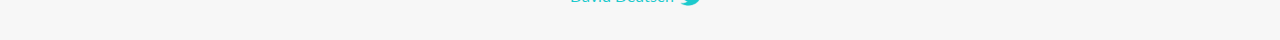
<file: slider/OwlCarousel2-2.3.4/docs/demos/autowidth.html>
<!DOCTYPE html>
<html lang="en">
  <head>

    <!-- head -->
    <meta charset="utf-8">
    <meta name="msapplication-tap-highlight" content="no" />
    <meta name="viewport" content="width=device-width, initial-scale=1.0" />
    <meta name="description" content="Auto Width">
    <meta name="author" content="David Deutsch">
    <title>
      Auto Width Demo | Owl Carousel | 2.3.4
    </title>

    <!-- Stylesheets -->
    <link href='https://fonts.googleapis.com/css?family=Lato:300,400,700,400italic,300italic' rel='stylesheet' type='text/css'>
    <link rel="stylesheet" href="../assets/css/docs.theme.min.css">

    <!-- Owl Stylesheets -->
    <link rel="stylesheet" href="../assets/owlcarousel/assets/owl.carousel.min.css">
    <link rel="stylesheet" href="../assets/owlcarousel/assets/owl.theme.default.min.css">

    <!-- HTML5 shim and Respond.js IE8 support of HTML5 elements and media queries -->

    <!--[if lt IE 9]>
      <script src="https://oss.maxcdn.com/libs/html5shiv/3.7.0/html5shiv.js"></script>
      <script src="https://oss.maxcdn.com/libs/respond.js/1.3.0/respond.min.js"></script>
    <![endif]-->

    <!-- Favicons -->
    <link rel="apple-touch-icon-precomposed" sizes="144x144" href="../assets/ico/apple-touch-icon-144-precomposed.png">
    <link rel="shortcut icon" href="../assets/ico/favicon.png">
    <link rel="shortcut icon" href="favicon.ico">

    <!-- Yeah i know js should not be in header. Its required for demos.-->

    <!-- javascript -->
    <script src="../assets/vendors/jquery.min.js"></script>
    <script src="../assets/owlcarousel/owl.carousel.js"></script>
  </head>
  <body>

    <!-- header -->
    <header class="header">
      <div class="row">
        <div class="large-12 columns">
          <div class="brand left">
            <h3>
              <a href="/OwlCarousel2/">owl.carousel.js</a> 
            </h3>
          </div>
          <a id="toggle-nav" class="right">
            <span></span> <span></span> <span></span> 
          </a> 
          <div class="nav-bar">
            <ul class="clearfix">
              <li> <a href="/OwlCarousel2/index.html">Home</a>  </li>
              <li class="active">
                <a href="/OwlCarousel2/demos/demos.html">Demos</a> 
              </li>
              <li> <a href="/OwlCarousel2/docs/started-welcome.html">Docs</a>  </li>
              <li>
                <a href="https://github.com/OwlCarousel2/OwlCarousel2/archive/2.3.4.zip">Download</a> 
                <span class="download"></span> 
              </li>
            </ul>
          </div>
        </div>
      </div>
    </header>

    <!-- title -->
    <section class="title">
      <div class="row">
        <div class="large-12 columns">
          <h1>Auto Width</h1>
        </div>
      </div>
    </section>

    <!--  Demos -->
    <section id="demos">
      <div class="row">
        <div class="large-12 columns">
          <div class="owl-carousel owl-theme">
            <div class="item" style="width:250px">
              <h4>1</h4>
            </div>
            <div class="item" style="width:100px">
              <h4>2</h4>
            </div>
            <div class="item" style="width:500px">
              <h4>3</h4>
            </div>
            <div class="item" style="width:100px">
              <h4>4</h4>
            </div>
            <div class="item" style="width:50px">
              <h4>6</h4>
            </div>
            <div class="item" style="width:250px">
              <h4>7</h4>
            </div>
            <div class="item" style="width:120px">
              <h4>8</h4>
            </div>
            <div class="item" style="width:420px">
              <h4>9</h4>
            </div>
            <div class="item" style="width:120px">
              <h4>10</h4>
            </div>
            <div class="item" style="width:300px">
              <h4>11</h4>
            </div>
            <div class="item" style="width:450px">
              <h4>12</h4>
            </div>
            <div class="item" style="width:220px">
              <h4>13</h4>
            </div>
            <div class="item" style="width:150px">
              <h4>14</h4>
            </div>
            <div class="item" style="width:600px">
              <h4>15</h4>
            </div>
          </div>
          <h3 id="overview">Overview</h3>
          <p>Use width style on elements to get the result you want. If using with infinity loop add option &#39;items&#39; more than 1. It all depends on the width of your content.</p>
          <h3 id="setup">Setup</h3>
          <pre><code>$(&#39;.owl-carousel&#39;).owlCarousel({
    margin:10,
    loop:true,
    autoWidth:true,
    items:4
})</code></pre>
          <h3 id="html">html</h3>
          <pre><code>&lt;div class=&quot;owl-carousel owl-theme&quot;&gt;
    &lt;div class=&quot;item&quot; style=&quot;width:250px&quot;&gt;&lt;h4&gt;1&lt;/h4&gt;&lt;/div&gt;
    &lt;div class=&quot;item&quot; style=&quot;width:100px&quot;&gt;&lt;h4&gt;2&lt;/h4&gt;&lt;/div&gt;
    &lt;div class=&quot;item&quot; style=&quot;width:500px&quot;&gt;&lt;h4&gt;3&lt;/h4&gt;&lt;/div&gt;
    &lt;div class=&quot;item&quot; style=&quot;width:100px&quot;&gt;&lt;h4&gt;4&lt;/h4&gt;&lt;/div&gt;
    &lt;div class=&quot;item&quot; style=&quot;width:50px&quot;&gt;&lt;h4&gt;6&lt;/h4&gt;&lt;/div&gt;
    &lt;div class=&quot;item&quot; style=&quot;width:250px&quot;&gt;&lt;h4&gt;7&lt;/h4&gt;&lt;/div&gt;
    &lt;div class=&quot;item&quot; style=&quot;width:120px&quot;&gt;&lt;h4&gt;8&lt;/h4&gt;&lt;/div&gt;
    &lt;div class=&quot;item&quot; style=&quot;width:420px&quot;&gt;&lt;h4&gt;9&lt;/h4&gt;&lt;/div&gt;
    &lt;div class=&quot;item&quot; style=&quot;width:120px&quot;&gt;&lt;h4&gt;10&lt;/h4&gt;&lt;/div&gt;
    &lt;div class=&quot;item&quot; style=&quot;width:300px&quot;&gt;&lt;h4&gt;11&lt;/h4&gt;&lt;/div&gt;
    &lt;div class=&quot;item&quot; style=&quot;width:450px&quot;&gt;&lt;h4&gt;12&lt;/h4&gt;&lt;/div&gt;
    &lt;div class=&quot;item&quot; style=&quot;width:220px&quot;&gt;&lt;h4&gt;13&lt;/h4&gt;&lt;/div&gt;
    &lt;div class=&quot;item&quot; style=&quot;width:150px&quot;&gt;&lt;h4&gt;14&lt;/h4&gt;&lt;/div&gt;
    &lt;div class=&quot;item&quot; style=&quot;width:600px&quot;&gt;&lt;h4&gt;15&lt;/h4&gt;&lt;/div&gt;
&lt;/div&gt;</code></pre>
          <script>
            $(document).ready(function() {
              $('.owl-carousel').owlCarousel({
                margin: 10,
                loop: true,
                autoWidth: true,
                items: 4
              })
            })
          </script>
        </div>
      </div>
    </section>

    <!-- footer -->
    <footer class="footer">
      <div class="row">
        <div class="large-12 columns">
          <h5>
            <a href="/OwlCarousel2/docs/support-contact.html">David Deutsch</a> 
            <a id="custom-tweet-button" href="https://twitter.com/share?url=https://github.com/OwlCarousel2/OwlCarousel2&text=Owl Carousel - This is so awesome! " target="_blank"></a> 
          </h5>
        </div>
      </div>
    </footer>

    <!-- vendors -->
    <script src="../assets/vendors/highlight.js"></script>
    <script src="../assets/js/app.js"></script>
  </body>
</html>
</file>
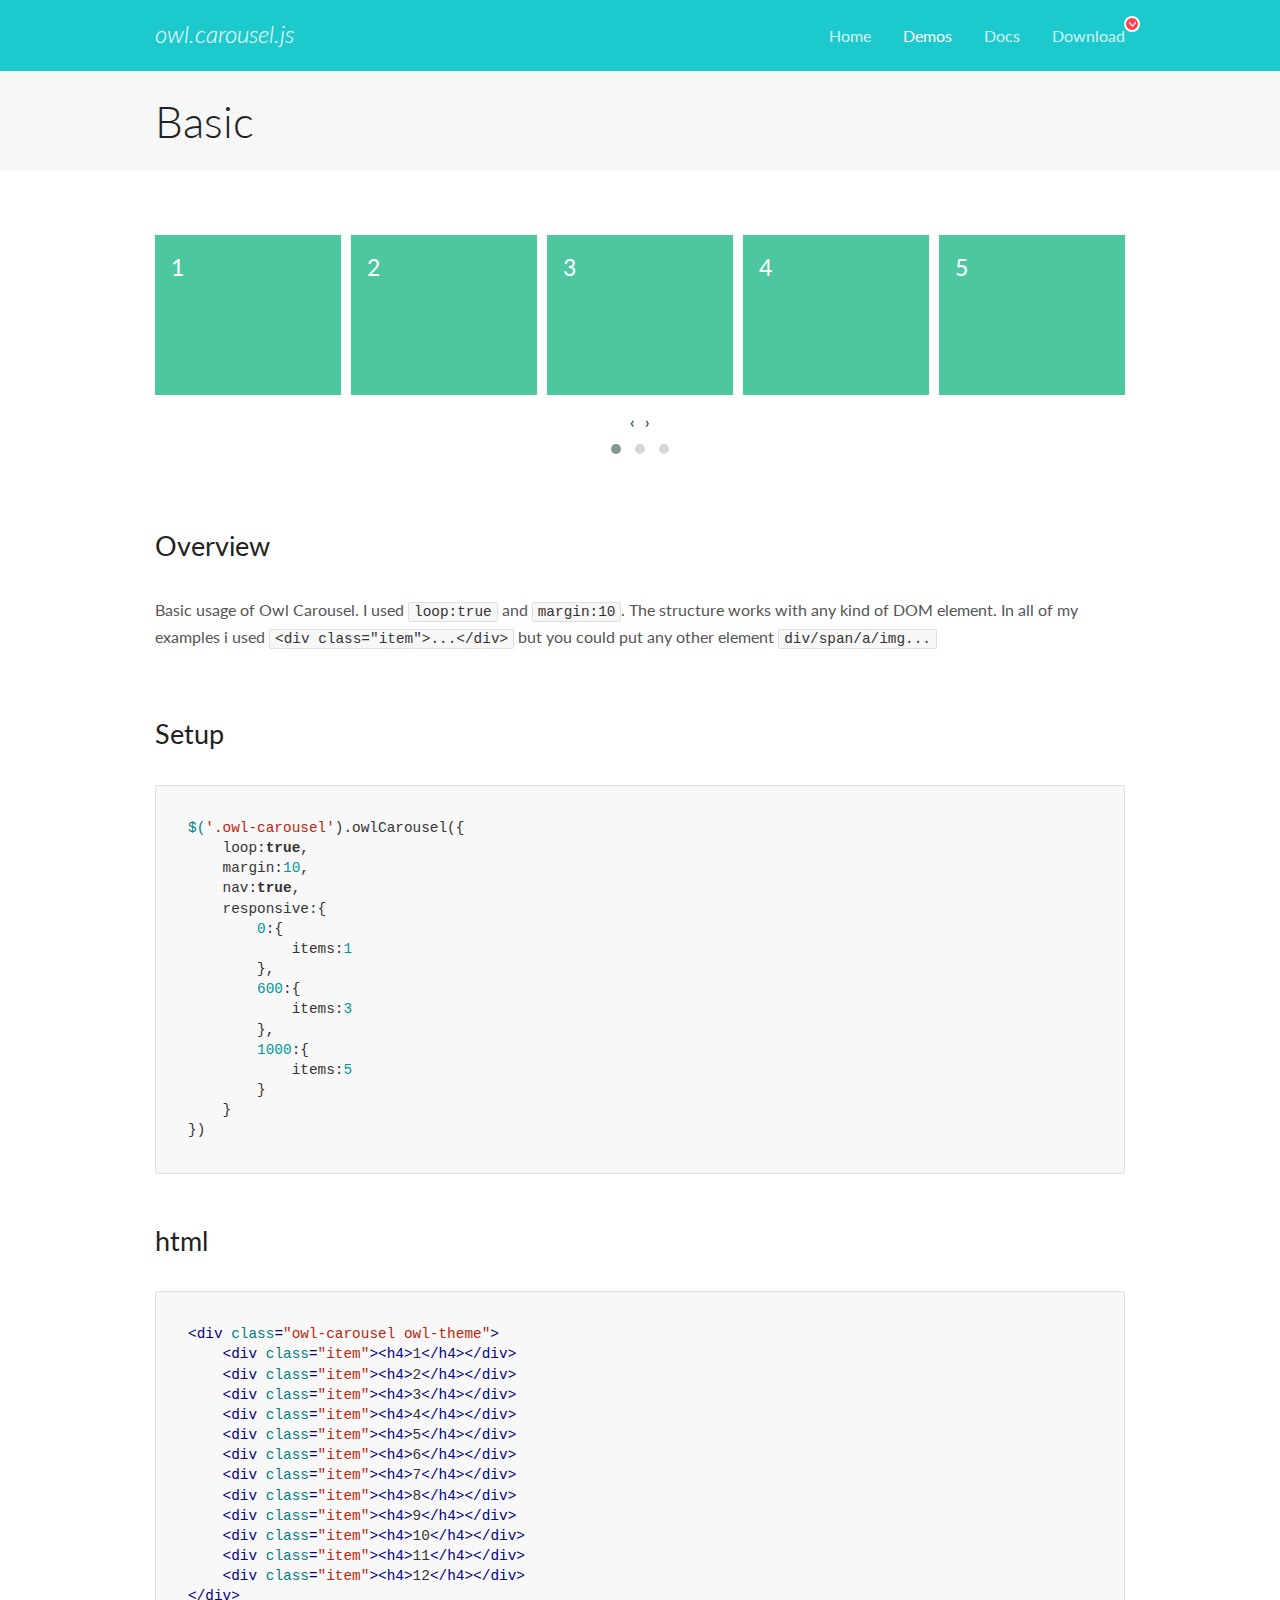
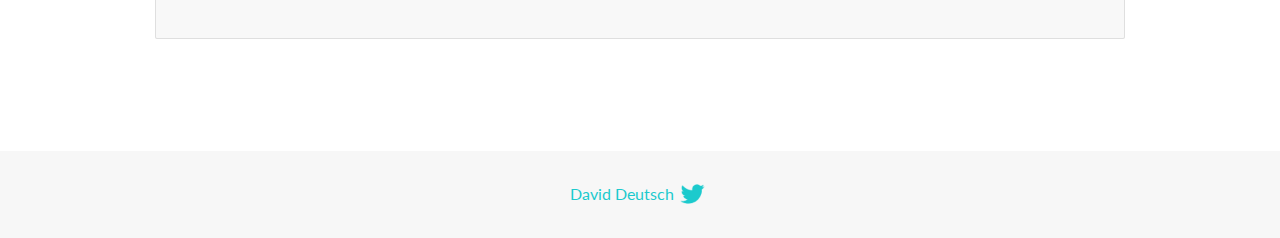
<file: slider/OwlCarousel2-2.3.4/docs/demos/basic.html>
<!DOCTYPE html>
<html lang="en">
  <head>

    <!-- head -->
    <meta charset="utf-8">
    <meta name="msapplication-tap-highlight" content="no" />
    <meta name="viewport" content="width=device-width, initial-scale=1.0" />
    <meta name="description" content="Basic usage demo">
    <meta name="author" content="David Deutsch">
    <title>
      Basic Demo | Owl Carousel | 2.3.4
    </title>

    <!-- Stylesheets -->
    <link href='https://fonts.googleapis.com/css?family=Lato:300,400,700,400italic,300italic' rel='stylesheet' type='text/css'>
    <link rel="stylesheet" href="../assets/css/docs.theme.min.css">

    <!-- Owl Stylesheets -->
    <link rel="stylesheet" href="../assets/owlcarousel/assets/owl.carousel.min.css">
    <link rel="stylesheet" href="../assets/owlcarousel/assets/owl.theme.default.min.css">

    <!-- HTML5 shim and Respond.js IE8 support of HTML5 elements and media queries -->

    <!--[if lt IE 9]>
      <script src="https://oss.maxcdn.com/libs/html5shiv/3.7.0/html5shiv.js"></script>
      <script src="https://oss.maxcdn.com/libs/respond.js/1.3.0/respond.min.js"></script>
    <![endif]-->

    <!-- Favicons -->
    <link rel="apple-touch-icon-precomposed" sizes="144x144" href="../assets/ico/apple-touch-icon-144-precomposed.png">
    <link rel="shortcut icon" href="../assets/ico/favicon.png">
    <link rel="shortcut icon" href="favicon.ico">

    <!-- Yeah i know js should not be in header. Its required for demos.-->

    <!-- javascript -->
    <script src="../assets/vendors/jquery.min.js"></script>
    <script src="../assets/owlcarousel/owl.carousel.js"></script>
  </head>
  <body>

    <!-- header -->
    <header class="header">
      <div class="row">
        <div class="large-12 columns">
          <div class="brand left">
            <h3>
              <a href="/OwlCarousel2/">owl.carousel.js</a> 
            </h3>
          </div>
          <a id="toggle-nav" class="right">
            <span></span> <span></span> <span></span> 
          </a> 
          <div class="nav-bar">
            <ul class="clearfix">
              <li> <a href="/OwlCarousel2/index.html">Home</a>  </li>
              <li class="active">
                <a href="/OwlCarousel2/demos/demos.html">Demos</a> 
              </li>
              <li> <a href="/OwlCarousel2/docs/started-welcome.html">Docs</a>  </li>
              <li>
                <a href="https://github.com/OwlCarousel2/OwlCarousel2/archive/2.3.4.zip">Download</a> 
                <span class="download"></span> 
              </li>
            </ul>
          </div>
        </div>
      </div>
    </header>

    <!-- title -->
    <section class="title">
      <div class="row">
        <div class="large-12 columns">
          <h1>Basic</h1>
        </div>
      </div>
    </section>

    <!--  Demos -->
    <section id="demos">
      <div class="row">
        <div class="large-12 columns">
          <div class="owl-carousel owl-theme">
            <div class="item">
              <h4>1</h4>
            </div>
            <div class="item">
              <h4>2</h4>
            </div>
            <div class="item">
              <h4>3</h4>
            </div>
            <div class="item">
              <h4>4</h4>
            </div>
            <div class="item">
              <h4>5</h4>
            </div>
            <div class="item">
              <h4>6</h4>
            </div>
            <div class="item">
              <h4>7</h4>
            </div>
            <div class="item">
              <h4>8</h4>
            </div>
            <div class="item">
              <h4>9</h4>
            </div>
            <div class="item">
              <h4>10</h4>
            </div>
            <div class="item">
              <h4>11</h4>
            </div>
            <div class="item">
              <h4>12</h4>
            </div>
          </div>
          <h3 id="overview">Overview</h3>
          <p>Basic usage of Owl Carousel. I used <code>loop:true</code> and <code>margin:10</code>. The structure works with any kind of DOM element. In all of my examples i used <code>&lt;div class=&quot;item&quot;&gt;...&lt;/div&gt;</code> but you could
            put any other element <code>div/span/a/img...</code></p>
          <h3 id="setup">Setup</h3>
          <pre><code>$(&#39;.owl-carousel&#39;).owlCarousel({
    loop:true,
    margin:10,
    nav:true,
    responsive:{
        0:{
            items:1
        },
        600:{
            items:3
        },
        1000:{
            items:5
        }
    }
})</code></pre>
          <h3 id="html">html</h3>
          <pre><code>&lt;div class=&quot;owl-carousel owl-theme&quot;&gt;
    &lt;div class=&quot;item&quot;&gt;&lt;h4&gt;1&lt;/h4&gt;&lt;/div&gt;
    &lt;div class=&quot;item&quot;&gt;&lt;h4&gt;2&lt;/h4&gt;&lt;/div&gt;
    &lt;div class=&quot;item&quot;&gt;&lt;h4&gt;3&lt;/h4&gt;&lt;/div&gt;
    &lt;div class=&quot;item&quot;&gt;&lt;h4&gt;4&lt;/h4&gt;&lt;/div&gt;
    &lt;div class=&quot;item&quot;&gt;&lt;h4&gt;5&lt;/h4&gt;&lt;/div&gt;
    &lt;div class=&quot;item&quot;&gt;&lt;h4&gt;6&lt;/h4&gt;&lt;/div&gt;
    &lt;div class=&quot;item&quot;&gt;&lt;h4&gt;7&lt;/h4&gt;&lt;/div&gt;
    &lt;div class=&quot;item&quot;&gt;&lt;h4&gt;8&lt;/h4&gt;&lt;/div&gt;
    &lt;div class=&quot;item&quot;&gt;&lt;h4&gt;9&lt;/h4&gt;&lt;/div&gt;
    &lt;div class=&quot;item&quot;&gt;&lt;h4&gt;10&lt;/h4&gt;&lt;/div&gt;
    &lt;div class=&quot;item&quot;&gt;&lt;h4&gt;11&lt;/h4&gt;&lt;/div&gt;
    &lt;div class=&quot;item&quot;&gt;&lt;h4&gt;12&lt;/h4&gt;&lt;/div&gt;
&lt;/div&gt;</code></pre>
          <script>
            $(document).ready(function() {
              var owl = $('.owl-carousel');
              owl.owlCarousel({
                margin: 10,
                nav: true,
                loop: true,
                responsive: {
                  0: {
                    items: 1
                  },
                  600: {
                    items: 3
                  },
                  1000: {
                    items: 5
                  }
                }
              })
            })
          </script>
        </div>
      </div>
    </section>

    <!-- footer -->
    <footer class="footer">
      <div class="row">
        <div class="large-12 columns">
          <h5>
            <a href="/OwlCarousel2/docs/support-contact.html">David Deutsch</a> 
            <a id="custom-tweet-button" href="https://twitter.com/share?url=https://github.com/OwlCarousel2/OwlCarousel2&text=Owl Carousel - This is so awesome! " target="_blank"></a> 
          </h5>
        </div>
      </div>
    </footer>

    <!-- vendors -->
    <script src="../assets/vendors/highlight.js"></script>
    <script src="../assets/js/app.js"></script>
  </body>
</html>
</file>
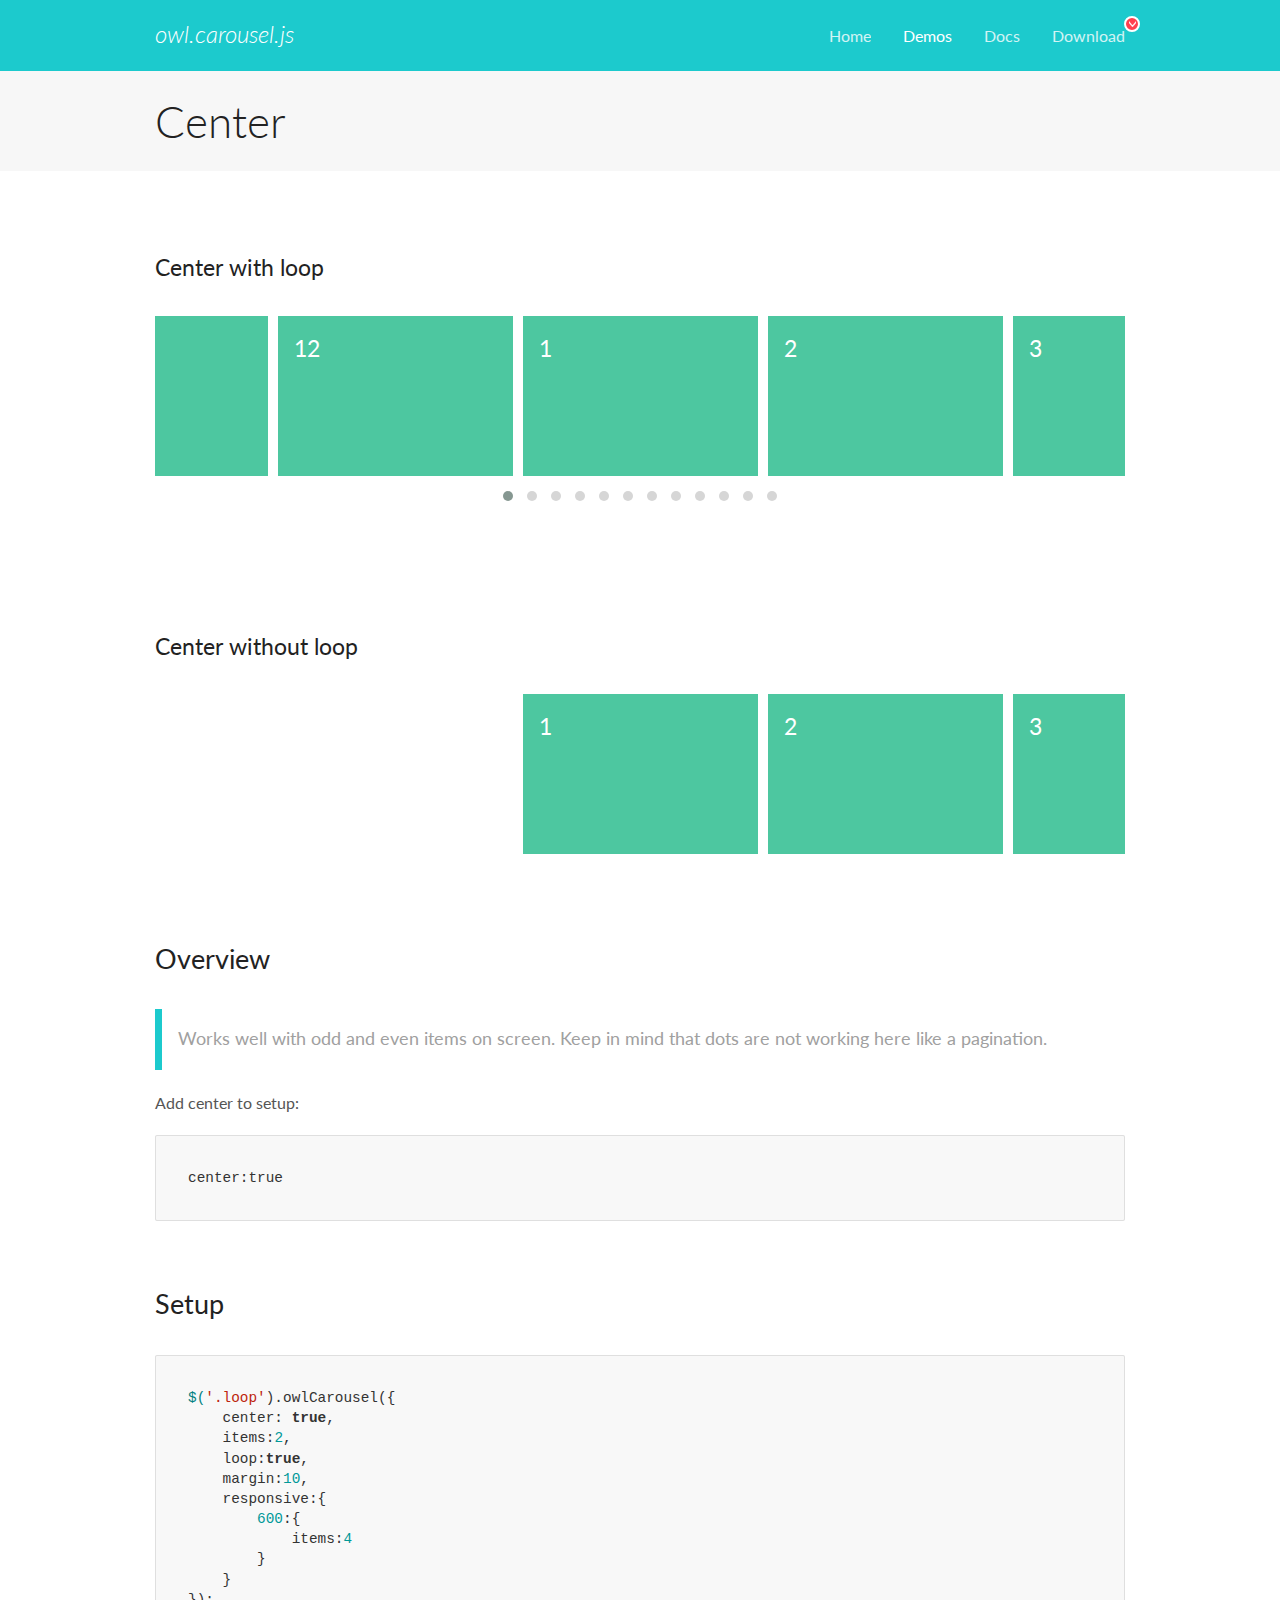
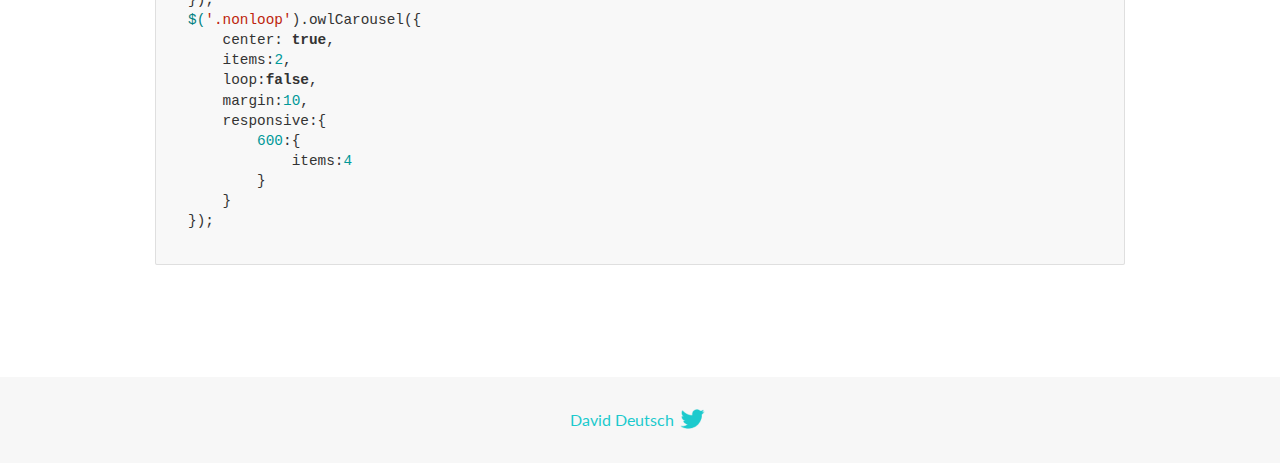
<file: slider/OwlCarousel2-2.3.4/docs/demos/center.html>
<!DOCTYPE html>
<html lang="en">
  <head>

    <!-- head -->
    <meta charset="utf-8">
    <meta name="msapplication-tap-highlight" content="no" />
    <meta name="viewport" content="width=device-width, initial-scale=1.0" />
    <meta name="description" content="Center carousel">
    <meta name="author" content="David Deutsch">
    <title>
      Center Demo | Owl Carousel | 2.3.4
    </title>

    <!-- Stylesheets -->
    <link href='https://fonts.googleapis.com/css?family=Lato:300,400,700,400italic,300italic' rel='stylesheet' type='text/css'>
    <link rel="stylesheet" href="../assets/css/docs.theme.min.css">

    <!-- Owl Stylesheets -->
    <link rel="stylesheet" href="../assets/owlcarousel/assets/owl.carousel.min.css">
    <link rel="stylesheet" href="../assets/owlcarousel/assets/owl.theme.default.min.css">

    <!-- HTML5 shim and Respond.js IE8 support of HTML5 elements and media queries -->

    <!--[if lt IE 9]>
      <script src="https://oss.maxcdn.com/libs/html5shiv/3.7.0/html5shiv.js"></script>
      <script src="https://oss.maxcdn.com/libs/respond.js/1.3.0/respond.min.js"></script>
    <![endif]-->

    <!-- Favicons -->
    <link rel="apple-touch-icon-precomposed" sizes="144x144" href="../assets/ico/apple-touch-icon-144-precomposed.png">
    <link rel="shortcut icon" href="../assets/ico/favicon.png">
    <link rel="shortcut icon" href="favicon.ico">

    <!-- Yeah i know js should not be in header. Its required for demos.-->

    <!-- javascript -->
    <script src="../assets/vendors/jquery.min.js"></script>
    <script src="../assets/owlcarousel/owl.carousel.js"></script>
  </head>
  <body>

    <!-- header -->
    <header class="header">
      <div class="row">
        <div class="large-12 columns">
          <div class="brand left">
            <h3>
              <a href="/OwlCarousel2/">owl.carousel.js</a> 
            </h3>
          </div>
          <a id="toggle-nav" class="right">
            <span></span> <span></span> <span></span> 
          </a> 
          <div class="nav-bar">
            <ul class="clearfix">
              <li> <a href="/OwlCarousel2/index.html">Home</a>  </li>
              <li class="active">
                <a href="/OwlCarousel2/demos/demos.html">Demos</a> 
              </li>
              <li> <a href="/OwlCarousel2/docs/started-welcome.html">Docs</a>  </li>
              <li>
                <a href="https://github.com/OwlCarousel2/OwlCarousel2/archive/2.3.4.zip">Download</a> 
                <span class="download"></span> 
              </li>
            </ul>
          </div>
        </div>
      </div>
    </header>

    <!-- title -->
    <section class="title">
      <div class="row">
        <div class="large-12 columns">
          <h1>Center</h1>
        </div>
      </div>
    </section>

    <!--  Demos -->
    <section id="demos">
      <div class="row">
        <div class="large-12 columns">
          <h4 id="center-with-loop">Center with loop</h4>
          <div class="loop owl-carousel owl-theme">
            <div class="item">
              <h4>1</h4>
            </div>
            <div class="item">
              <h4>2</h4>
            </div>
            <div class="item">
              <h4>3</h4>
            </div>
            <div class="item">
              <h4>4</h4>
            </div>
            <div class="item">
              <h4>5</h4>
            </div>
            <div class="item">
              <h4>6</h4>
            </div>
            <div class="item">
              <h4>7</h4>
            </div>
            <div class="item">
              <h4>8</h4>
            </div>
            <div class="item">
              <h4>9</h4>
            </div>
            <div class="item">
              <h4>10</h4>
            </div>
            <div class="item">
              <h4>11</h4>
            </div>
            <div class="item">
              <h4>12</h4>
            </div>
          </div>
          <br>
          <h4 id="center-without-loop">Center without loop</h4>
          <div class="nonloop owl-carousel">
            <div class="item">
              <h4>1</h4>
            </div>
            <div class="item">
              <h4>2</h4>
            </div>
            <div class="item">
              <h4>3</h4>
            </div>
            <div class="item">
              <h4>4</h4>
            </div>
            <div class="item">
              <h4>5</h4>
            </div>
            <div class="item">
              <h4>6</h4>
            </div>
            <div class="item">
              <h4>7</h4>
            </div>
            <div class="item">
              <h4>8</h4>
            </div>
            <div class="item">
              <h4>9</h4>
            </div>
            <div class="item">
              <h4>10</h4>
            </div>
            <div class="item">
              <h4>11</h4>
            </div>
            <div class="item">
              <h4>12</h4>
            </div>
          </div>
          <h3 id="overview">Overview</h3>
          <blockquote>
            <p>Works well with odd and even items on screen. Keep in mind that dots are not working here like a pagination.</p>
          </blockquote>
          <p>Add center to setup:</p>
          <pre><code>center:true</code></pre>
          <h3 id="setup">Setup</h3>
          <pre><code>$(&#39;.loop&#39;).owlCarousel({
    center: true,
    items:2,
    loop:true,
    margin:10,
    responsive:{
        600:{
            items:4
        }
    }
});
$(&#39;.nonloop&#39;).owlCarousel({
    center: true,
    items:2,
    loop:false,
    margin:10,
    responsive:{
        600:{
            items:4
        }
    }
});</code></pre>
          <script>
            jQuery(document).ready(function($) {
              $('.loop').owlCarousel({
                center: true,
                items: 2,
                loop: true,
                margin: 10,
                responsive: {
                  600: {
                    items: 4
                  }
                }
              });
              $('.nonloop').owlCarousel({
                center: true,
                items: 2,
                loop: false,
                margin: 10,
                responsive: {
                  600: {
                    items: 4
                  }
                }
              });
            });
          </script>
        </div>
      </div>
    </section>

    <!-- footer -->
    <footer class="footer">
      <div class="row">
        <div class="large-12 columns">
          <h5>
            <a href="/OwlCarousel2/docs/support-contact.html">David Deutsch</a> 
            <a id="custom-tweet-button" href="https://twitter.com/share?url=https://github.com/OwlCarousel2/OwlCarousel2&text=Owl Carousel - This is so awesome! " target="_blank"></a> 
          </h5>
        </div>
      </div>
    </footer>

    <!-- vendors -->
    <script src="../assets/vendors/highlight.js"></script>
    <script src="../assets/js/app.js"></script>
  </body>
</html>
</file>
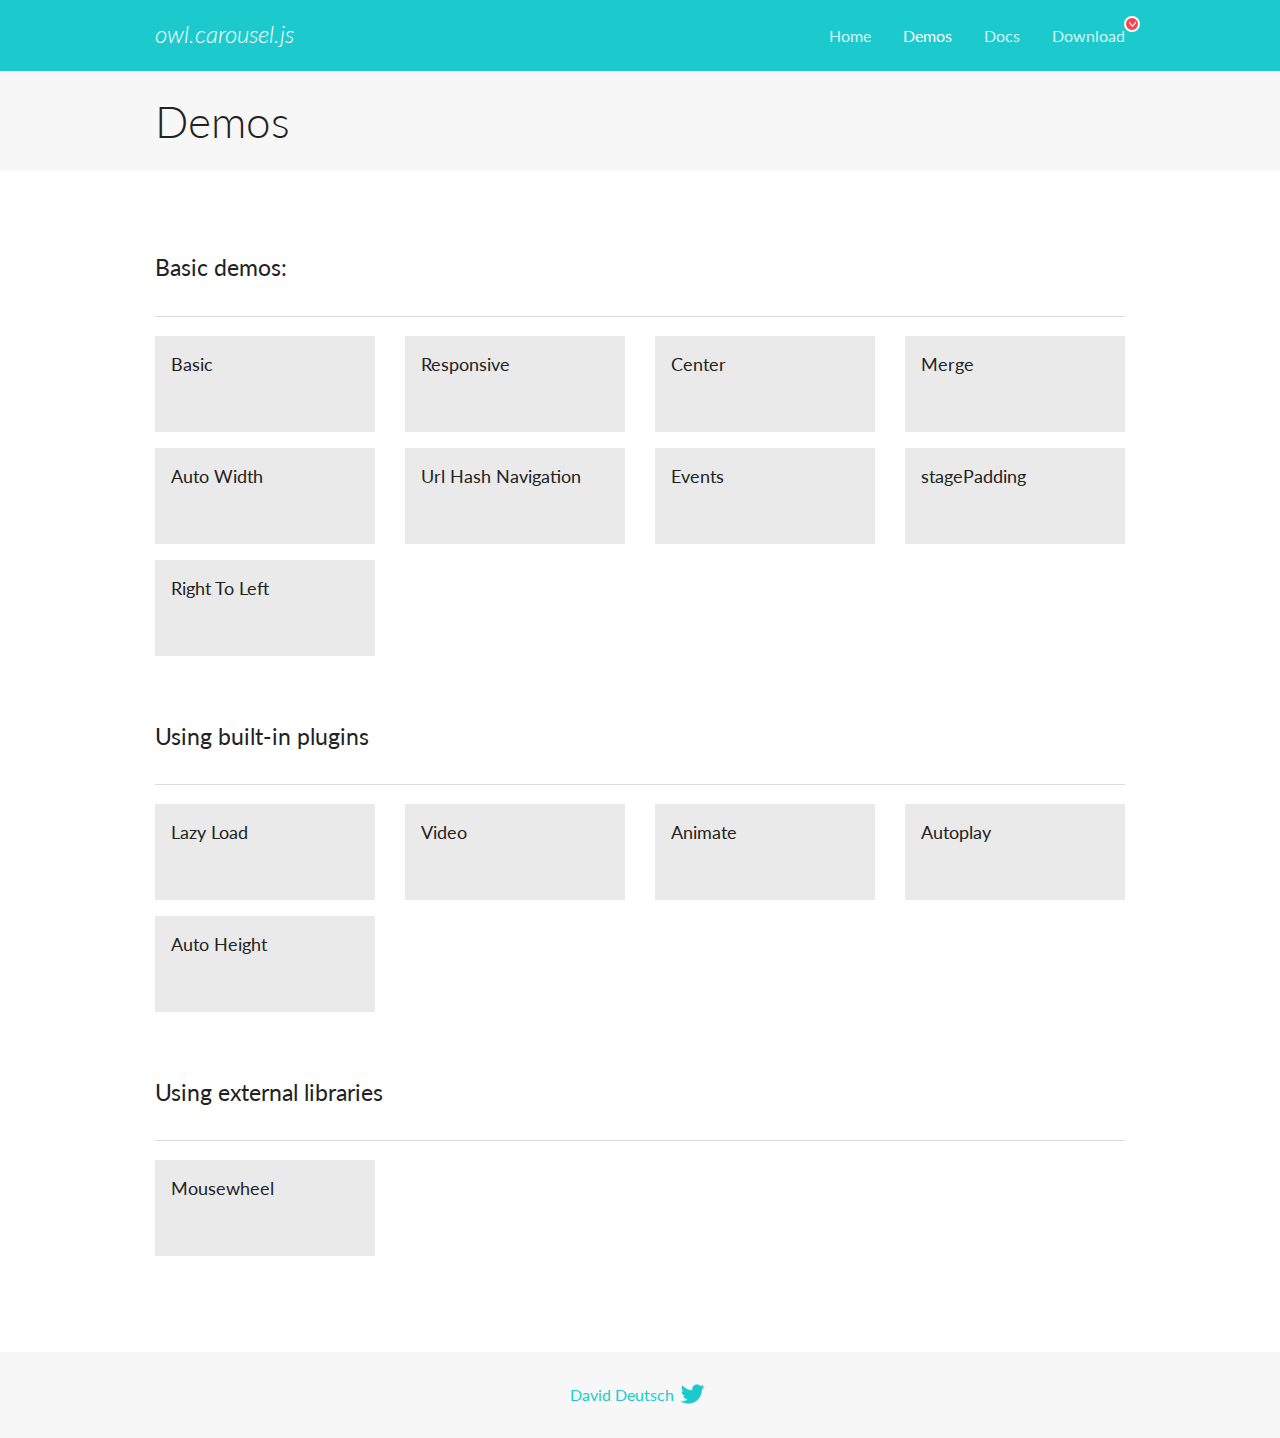
<file: slider/OwlCarousel2-2.3.4/docs/demos/demos.html>
<!DOCTYPE html>
<html lang="en">
  <head>

    <!-- head -->
    <meta charset="utf-8">
    <meta name="msapplication-tap-highlight" content="no" />
    <meta name="viewport" content="width=device-width, initial-scale=1.0" />
    <meta name="description" content="A list of Owl Carousel examples.">
    <meta name="author" content="David Deutsch">
    <title>
      Demos | Owl Carousel | 2.3.4
    </title>

    <!-- Stylesheets -->
    <link href='https://fonts.googleapis.com/css?family=Lato:300,400,700,400italic,300italic' rel='stylesheet' type='text/css'>
    <link rel="stylesheet" href="../assets/css/docs.theme.min.css">

    <!-- Owl Stylesheets -->
    <link rel="stylesheet" href="../assets/owlcarousel/assets/owl.carousel.min.css">
    <link rel="stylesheet" href="../assets/owlcarousel/assets/owl.theme.default.min.css">

    <!-- HTML5 shim and Respond.js IE8 support of HTML5 elements and media queries -->

    <!--[if lt IE 9]>
      <script src="https://oss.maxcdn.com/libs/html5shiv/3.7.0/html5shiv.js"></script>
      <script src="https://oss.maxcdn.com/libs/respond.js/1.3.0/respond.min.js"></script>
    <![endif]-->

    <!-- Favicons -->
    <link rel="apple-touch-icon-precomposed" sizes="144x144" href="../assets/ico/apple-touch-icon-144-precomposed.png">
    <link rel="shortcut icon" href="../assets/ico/favicon.png">
    <link rel="shortcut icon" href="favicon.ico">

    <!-- Yeah i know js should not be in header. Its required for demos.-->

    <!-- javascript -->
    <script src="../assets/vendors/jquery.min.js"></script>
    <script src="../assets/owlcarousel/owl.carousel.js"></script>
  </head>
  <body>

    <!-- header -->
    <header class="header">
      <div class="row">
        <div class="large-12 columns">
          <div class="brand left">
            <h3>
              <a href="/OwlCarousel2/">owl.carousel.js</a> 
            </h3>
          </div>
          <a id="toggle-nav" class="right">
            <span></span> <span></span> <span></span> 
          </a> 
          <div class="nav-bar">
            <ul class="clearfix">
              <li> <a href="/OwlCarousel2/index.html">Home</a>  </li>
              <li class="active">
                <a href="/OwlCarousel2/demos/demos.html">Demos</a> 
              </li>
              <li> <a href="/OwlCarousel2/docs/started-welcome.html">Docs</a>  </li>
              <li>
                <a href="https://github.com/OwlCarousel2/OwlCarousel2/archive/2.3.4.zip">Download</a> 
                <span class="download"></span> 
              </li>
            </ul>
          </div>
        </div>
      </div>
    </header>

    <!-- title -->
    <section class="title">
      <div class="row">
        <div class="large-12 columns">
          <h1>Demos</h1>
        </div>
      </div>
    </section>

    <!--  Demos -->
    <section id="demos">
      <div class="row">
        <div class="large-12 columns">
          <h4 id="basic-demos-">Basic demos:</h4>
          <hr>
          <div class="demo-list">
            <div class="row">
              <div class="small-6 medium-4 large-3 columns">
                <a href="basic.html" class="demo-block">
                  <h5>Basic </h5>
                </a> 
              </div>
              <div class="small-6 medium-4 large-3 columns">
                <a href="responsive.html" class="demo-block">
                  <h5>Responsive </h5>
                </a> 
              </div>
              <div class="small-6 medium-4 large-3 columns">
                <a href="center.html" class="demo-block">
                  <h5>Center </h5>
                </a> 
              </div>
              <div class="small-6 medium-4 large-3 columns">
                <a href="merge.html" class="demo-block">
                  <h5>Merge </h5>
                </a> 
              </div>
              <div class="small-6 medium-4 large-3 columns">
                <a href="autowidth.html" class="demo-block">
                  <h5>Auto Width </h5>
                </a> 
              </div>
              <div class="small-6 medium-4 large-3 columns">
                <a href="urlhashnav.html" class="demo-block">
                  <h5>Url Hash Navigation </h5>
                </a> 
              </div>
              <div class="small-6 medium-4 large-3 columns">
                <a href="events.html" class="demo-block">
                  <h5>Events </h5>
                </a> 
              </div>
              <div class="small-6 medium-4 large-3 columns">
                <a href="stagepadding.html" class="demo-block">
                  <h5>stagePadding </h5>
                </a> 
              </div>
              <div class="small-6 medium-4 large-3 columns">
                <a href="rtl.html" class="demo-block">
                  <h5>Right To Left </h5>
                </a> 
              </div>
            </div>
          </div>
          <h4 id="using-built-in-plugins">Using built-in plugins</h4>
          <hr>
          <div class="demo-list">
            <div class="row">
              <div class="small-6 medium-4 large-3 columns">
                <a href="lazyLoad.html" class="demo-block">
                  <h5>Lazy Load </h5>
                </a> 
              </div>
              <div class="small-6 medium-4 large-3 columns">
                <a href="video.html" class="demo-block">
                  <h5>Video </h5>
                </a> 
              </div>
              <div class="small-6 medium-4 large-3 columns">
                <a href="animate.html" class="demo-block">
                  <h5>Animate </h5>
                </a> 
              </div>
              <div class="small-6 medium-4 large-3 columns">
                <a href="autoplay.html" class="demo-block">
                  <h5>Autoplay </h5>
                </a> 
              </div>
              <div class="small-6 medium-4 large-3 columns">
                <a href="autoheight.html" class="demo-block">
                  <h5>Auto Height </h5>
                </a> 
              </div>
            </div>
          </div>
          <h4 id="using-external-libraries">Using external libraries</h4>
          <hr>
          <div class="demo-list">
            <div class="row">
              <div class="small-6 medium-4 large-3 columns">
                <a href="mousewheel.html" class="demo-block">
                  <h5>Mousewheel </h5>
                </a> 
              </div>
            </div>
          </div>
        </div>
      </div>
    </section>

    <!-- footer -->
    <footer class="footer">
      <div class="row">
        <div class="large-12 columns">
          <h5>
            <a href="/OwlCarousel2/docs/support-contact.html">David Deutsch</a> 
            <a id="custom-tweet-button" href="https://twitter.com/share?url=https://github.com/OwlCarousel2/OwlCarousel2&text=Owl Carousel - This is so awesome! " target="_blank"></a> 
          </h5>
        </div>
      </div>
    </footer>

    <!-- vendors -->
    <script src="../assets/vendors/highlight.js"></script>
    <script src="../assets/js/app.js"></script>
  </body>
</html>
</file>
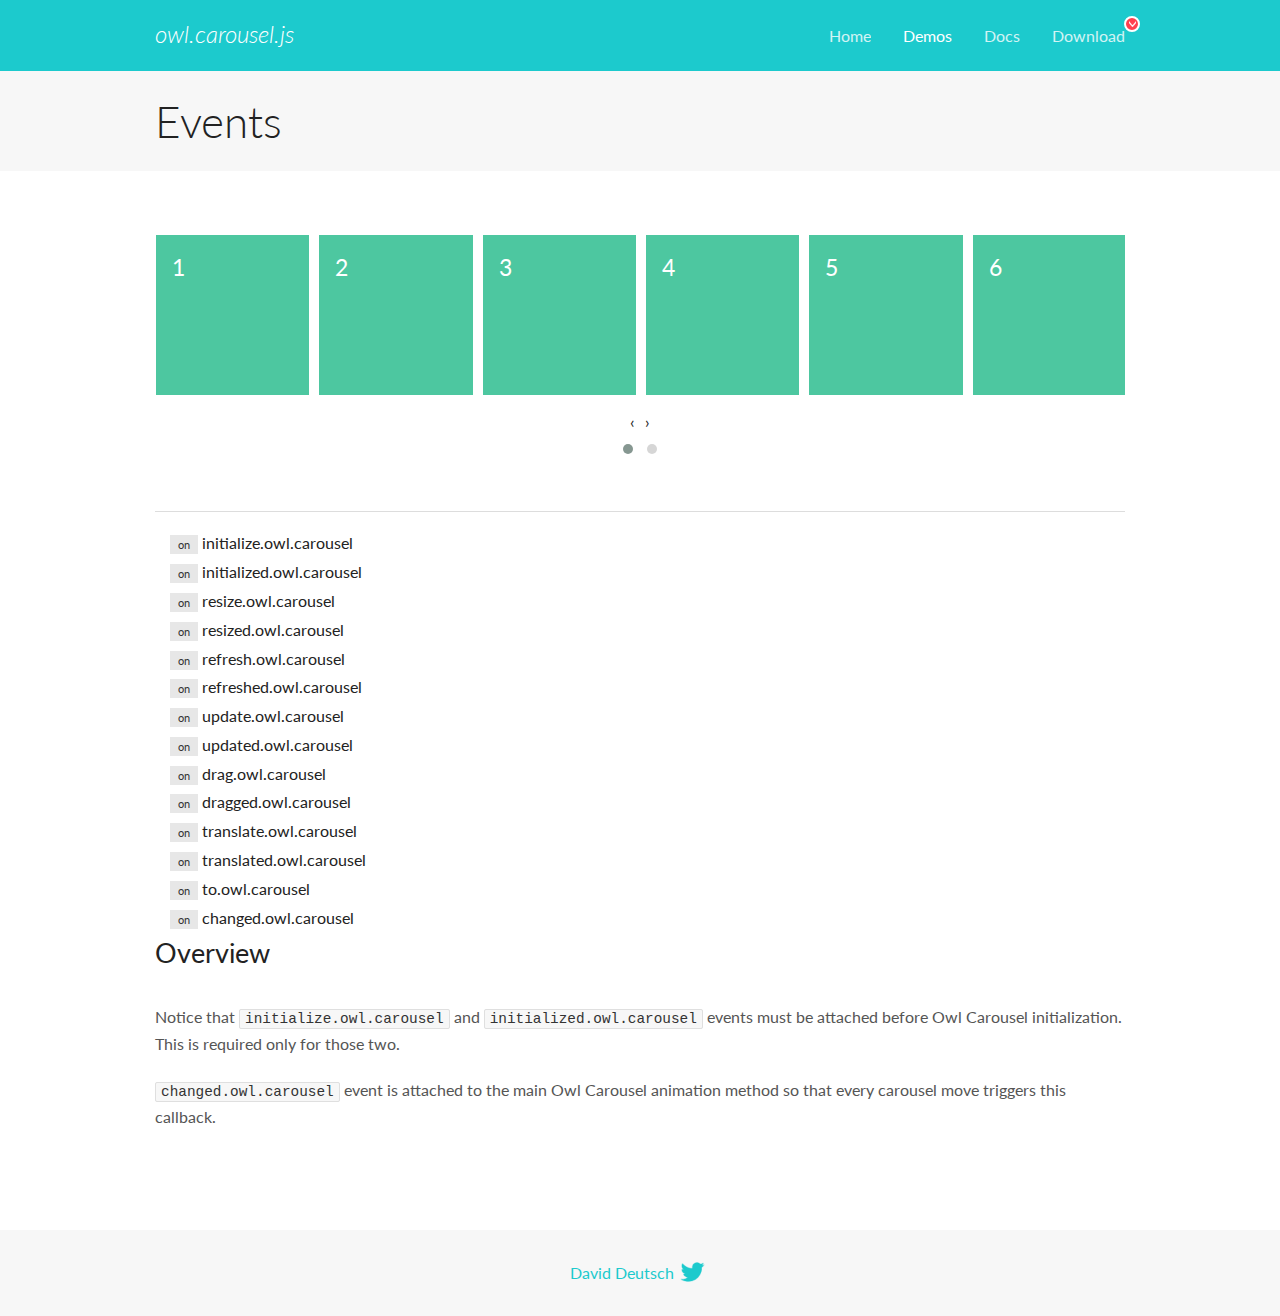
<file: slider/OwlCarousel2-2.3.4/docs/demos/events.html>
<!DOCTYPE html>
<html lang="en">
  <head>

    <!-- head -->
    <meta charset="utf-8">
    <meta name="msapplication-tap-highlight" content="no" />
    <meta name="viewport" content="width=device-width, initial-scale=1.0" />
    <meta name="description" content="Events usage demo">
    <meta name="author" content="David Deutsch">
    <title>
      Events Demo | Owl Carousel | 2.3.4
    </title>

    <!-- Stylesheets -->
    <link href='https://fonts.googleapis.com/css?family=Lato:300,400,700,400italic,300italic' rel='stylesheet' type='text/css'>
    <link rel="stylesheet" href="../assets/css/docs.theme.min.css">

    <!-- Owl Stylesheets -->
    <link rel="stylesheet" href="../assets/owlcarousel/assets/owl.carousel.min.css">
    <link rel="stylesheet" href="../assets/owlcarousel/assets/owl.theme.default.min.css">

    <!-- HTML5 shim and Respond.js IE8 support of HTML5 elements and media queries -->

    <!--[if lt IE 9]>
      <script src="https://oss.maxcdn.com/libs/html5shiv/3.7.0/html5shiv.js"></script>
      <script src="https://oss.maxcdn.com/libs/respond.js/1.3.0/respond.min.js"></script>
    <![endif]-->

    <!-- Favicons -->
    <link rel="apple-touch-icon-precomposed" sizes="144x144" href="../assets/ico/apple-touch-icon-144-precomposed.png">
    <link rel="shortcut icon" href="../assets/ico/favicon.png">
    <link rel="shortcut icon" href="favicon.ico">

    <!-- Yeah i know js should not be in header. Its required for demos.-->

    <!-- javascript -->
    <script src="../assets/vendors/jquery.min.js"></script>
    <script src="../assets/owlcarousel/owl.carousel.js"></script>
  </head>
  <body>

    <!-- header -->
    <header class="header">
      <div class="row">
        <div class="large-12 columns">
          <div class="brand left">
            <h3>
              <a href="/OwlCarousel2/">owl.carousel.js</a> 
            </h3>
          </div>
          <a id="toggle-nav" class="right">
            <span></span> <span></span> <span></span> 
          </a> 
          <div class="nav-bar">
            <ul class="clearfix">
              <li> <a href="/OwlCarousel2/index.html">Home</a>  </li>
              <li class="active">
                <a href="/OwlCarousel2/demos/demos.html">Demos</a> 
              </li>
              <li> <a href="/OwlCarousel2/docs/started-welcome.html">Docs</a>  </li>
              <li>
                <a href="https://github.com/OwlCarousel2/OwlCarousel2/archive/2.3.4.zip">Download</a> 
                <span class="download"></span> 
              </li>
            </ul>
          </div>
        </div>
      </div>
    </header>

    <!-- title -->
    <section class="title">
      <div class="row">
        <div class="large-12 columns">
          <h1>Events</h1>
        </div>
      </div>
    </section>

    <!--  Demos -->
    <section id="demos">
      <div class="row">
        <div class="large-12 columns">
          <div class="owl-carousel owl-theme">
            <div class="item">
              <h4>1</h4>
            </div>
            <div class="item">
              <h4>2</h4>
            </div>
            <div class="item">
              <h4>3</h4>
            </div>
            <div class="item">
              <h4>4</h4>
            </div>
            <div class="item">
              <h4>5</h4>
            </div>
            <div class="item">
              <h4>6</h4>
            </div>
            <div class="item">
              <h4>7</h4>
            </div>
            <div class="item">
              <h4>8</h4>
            </div>
            <div class="item">
              <h4>9</h4>
            </div>
            <div class="item">
              <h4>10</h4>
            </div>
            <div class="item">
              <h4>11</h4>
            </div>
            <div class="item">
              <h4>12</h4>
            </div>
          </div>
          <hr>
          <div class="large-12 columns callbacks">
            <div><span class="label secondary initialize">on</span>  initialize.owl.carousel </div>
            <div><span class="label secondary initialized">on</span>  initialized.owl.carousel </div>
            <div><span class="label secondary resize">on</span>  resize.owl.carousel </div>
            <div><span class="label secondary resized">on</span>  resized.owl.carousel </div>
            <div><span class="label secondary refresh">on</span>  refresh.owl.carousel </div>
            <div><span class="label secondary refreshed">on</span>  refreshed.owl.carousel </div>
            <div><span class="label secondary update">on</span>  update.owl.carousel </div>
            <div><span class="label secondary updated">on</span>  updated.owl.carousel </div>
            <div><span class="label secondary drag">on</span>  drag.owl.carousel </div>
            <div><span class="label secondary dragged">on</span>  dragged.owl.carousel </div>
            <div><span class="label secondary translate">on</span>  translate.owl.carousel </div>
            <div><span class="label secondary translated">on</span>  translated.owl.carousel </div>
            <div><span class="label secondary to">on</span>  to.owl.carousel </div>
            <div><span class="label secondary changed">on</span>  changed.owl.carousel </div>
          </div>
          <h3 id="overview">Overview</h3>
          <p>Notice that <code>initialize.owl.carousel</code> and <code>initialized.owl.carousel</code> events must be attached before Owl Carousel initialization. This is required only for those two.</p>
          <p><code>changed.owl.carousel</code> event is attached to the main Owl Carousel animation method so that every carousel move triggers this callback.</p>
          <script>
            jQuery(document).ready(function($) {
              var owl = $('.owl-carousel');
              owl.on('initialize.owl.carousel initialized.owl.carousel ' +
                'initialize.owl.carousel initialize.owl.carousel ' +
                'resize.owl.carousel resized.owl.carousel ' +
                'refresh.owl.carousel refreshed.owl.carousel ' +
                'update.owl.carousel updated.owl.carousel ' +
                'drag.owl.carousel dragged.owl.carousel ' +
                'translate.owl.carousel translated.owl.carousel ' +
                'to.owl.carousel changed.owl.carousel',
                function(e) {
                  $('.' + e.type)
                    .removeClass('secondary')
                    .addClass('success');
                  window.setTimeout(function() {
                    $('.' + e.type)
                      .removeClass('success')
                      .addClass('secondary');
                  }, 500);
                });
              owl.owlCarousel({
                loop: true,
                nav: true,
                lazyLoad: true,
                margin: 10,
                video: true,
                responsive: {
                  0: {
                    items: 1
                  },
                  600: {
                    items: 3
                  },
                  960: {
                    items: 5,
                  },
                  1200: {
                    items: 6
                  }
                }
              });
            });
          </script>
        </div>
      </div>
    </section>

    <!-- footer -->
    <footer class="footer">
      <div class="row">
        <div class="large-12 columns">
          <h5>
            <a href="/OwlCarousel2/docs/support-contact.html">David Deutsch</a> 
            <a id="custom-tweet-button" href="https://twitter.com/share?url=https://github.com/OwlCarousel2/OwlCarousel2&text=Owl Carousel - This is so awesome! " target="_blank"></a> 
          </h5>
        </div>
      </div>
    </footer>

    <!-- vendors -->
    <script src="../assets/vendors/highlight.js"></script>
    <script src="../assets/js/app.js"></script>
  </body>
</html>
</file>
<file: style.css>
.box-1{
  background-color: red;
  color:#FFF;
  padding: 20px;
  width: 200px;
  font-family: fantasy;
  position: relative;
}
.box-2{
  background-color: blue;
  color:#FFF;
  padding: 20px;
  width: 200px;
    font-family: fantasy;
    position: absolute;
  bottom: -20px;
  z-index: 1;
}
.box-3{
  background-color: green;
  color:#FFF;
  padding: 20px;
  width: 200px;
    font-family: fantasy;
    position: absolute;
  bottom: -40px;
  right: -30px;
  z-index: 5;
  opacity: 1; //prozrachnost
}



.item img{
  height: 300px;

}

.slider{
  position: relative;
}
.owl-nav .owl-prev, .owl-next{
  position: absolute;
  top:150px;
}
.owl-prev{
  left:-40px;
}
.owl-next{
  right: -40px;
}
.owl-nav button>i{
  font-size: 30px;
}
.slider{
  margin-left: 50px;
  margin-right: 50px;
}
</file>
<file: MagnificPopup/style.css>
.mfp-no-margins img.mfp-img {
	padding: 0;
}
/* position of shadow behind the image */
.mfp-no-margins .mfp-figure:after {
	top: 0;
	bottom: 0;
}
/* padding for main container */
.mfp-no-margins .mfp-container {
	padding: 0;
}
</file>
